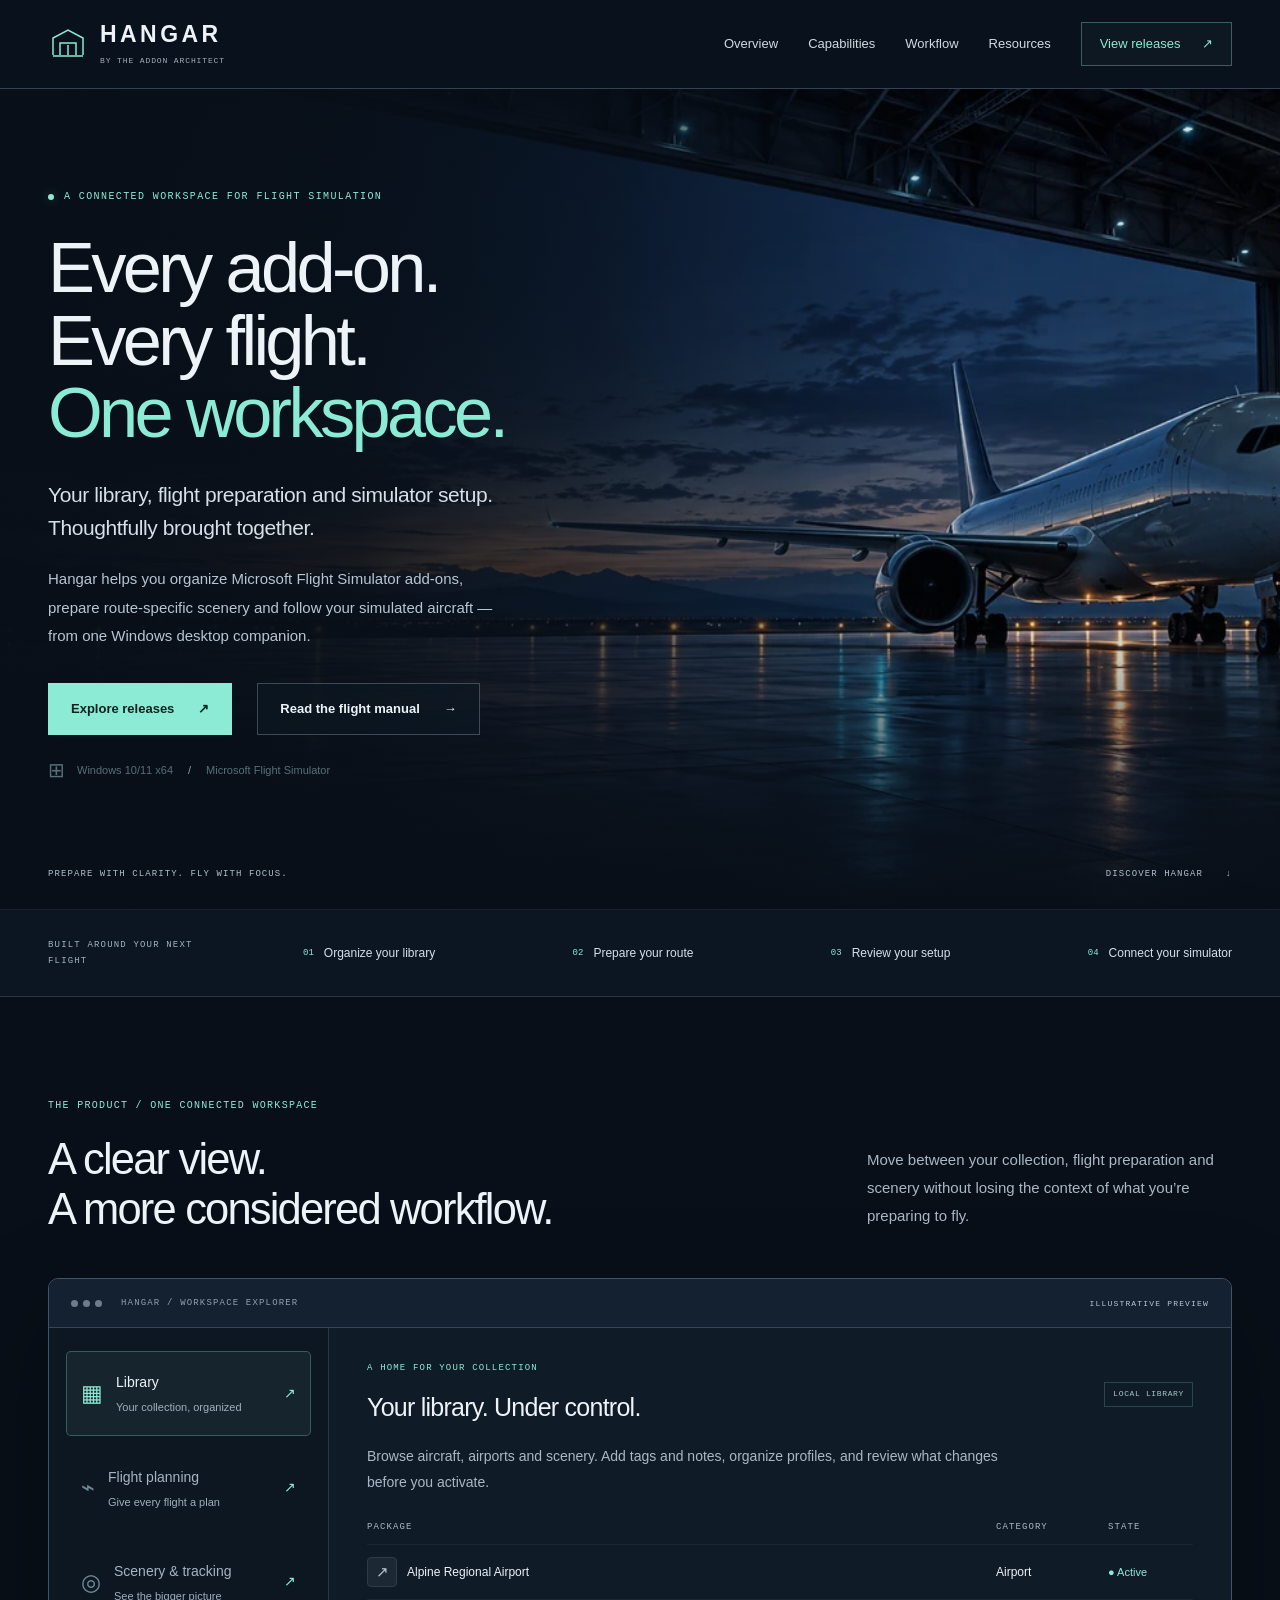
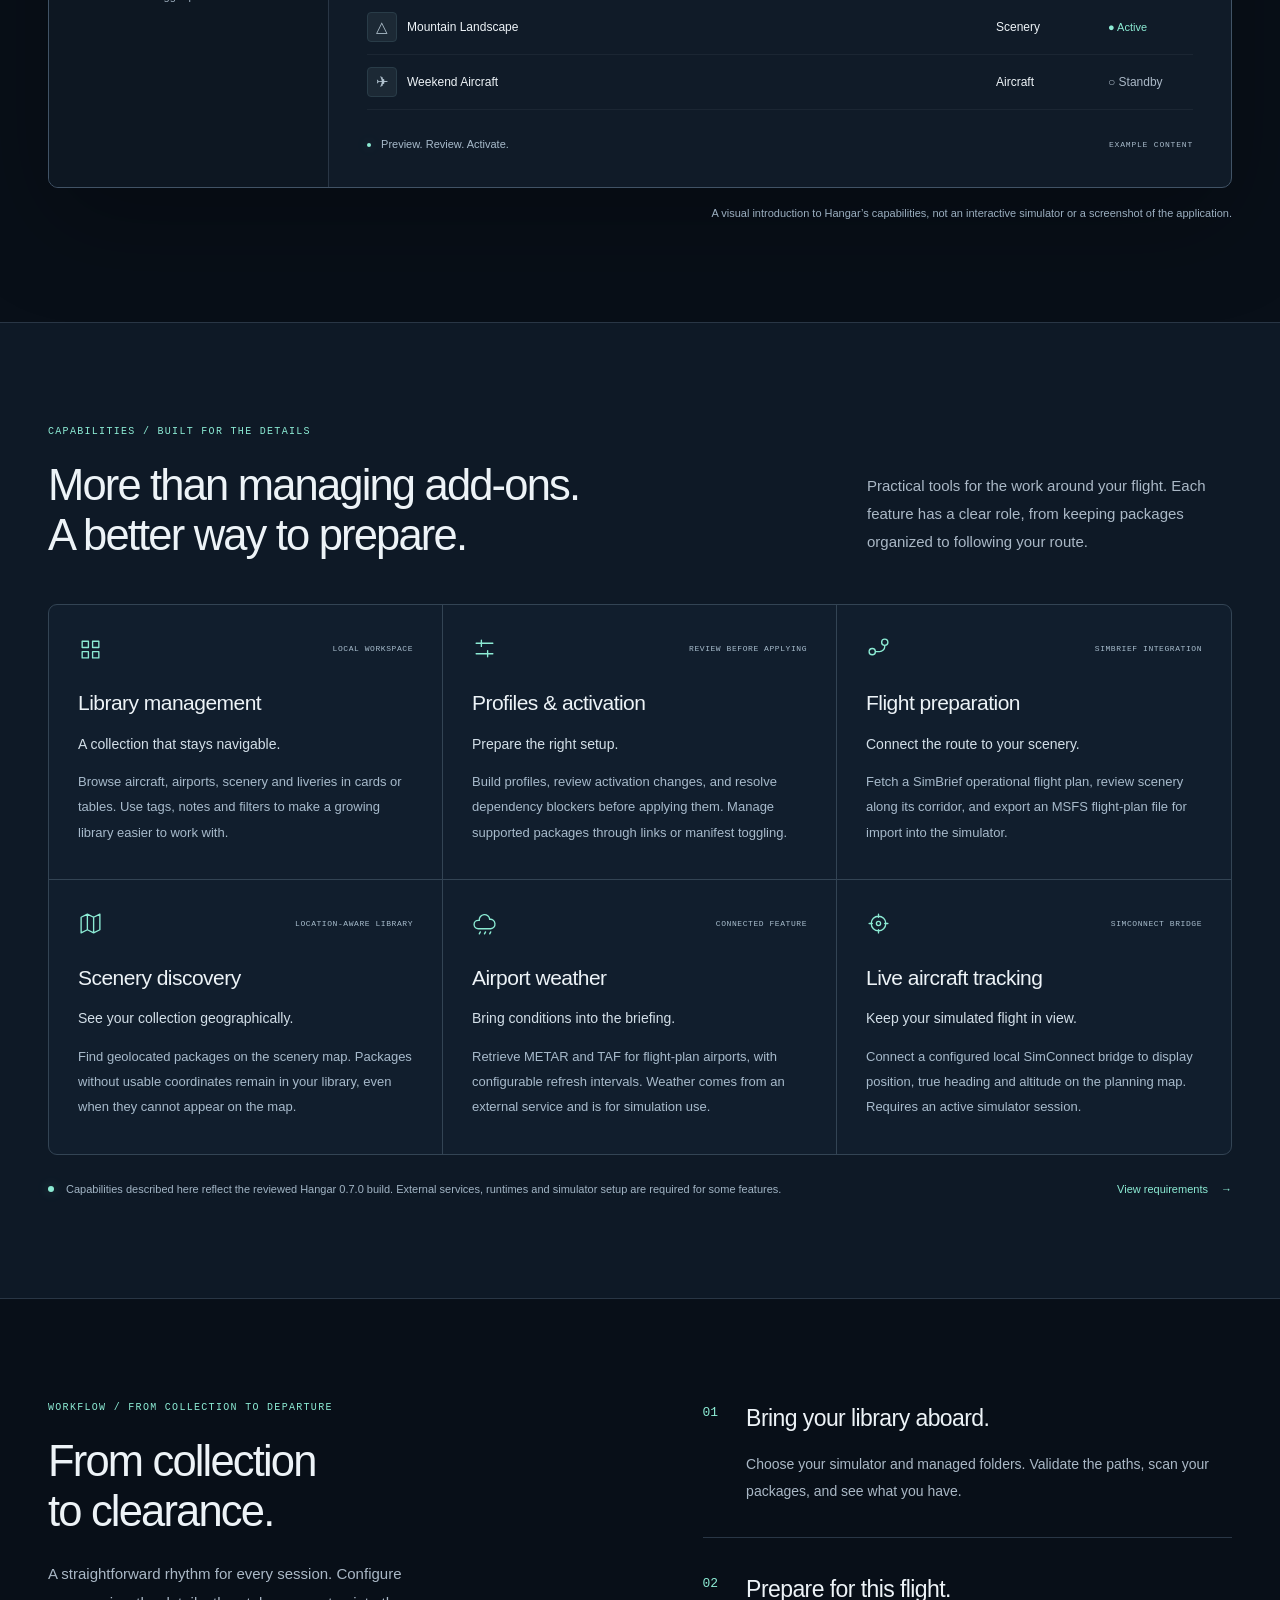
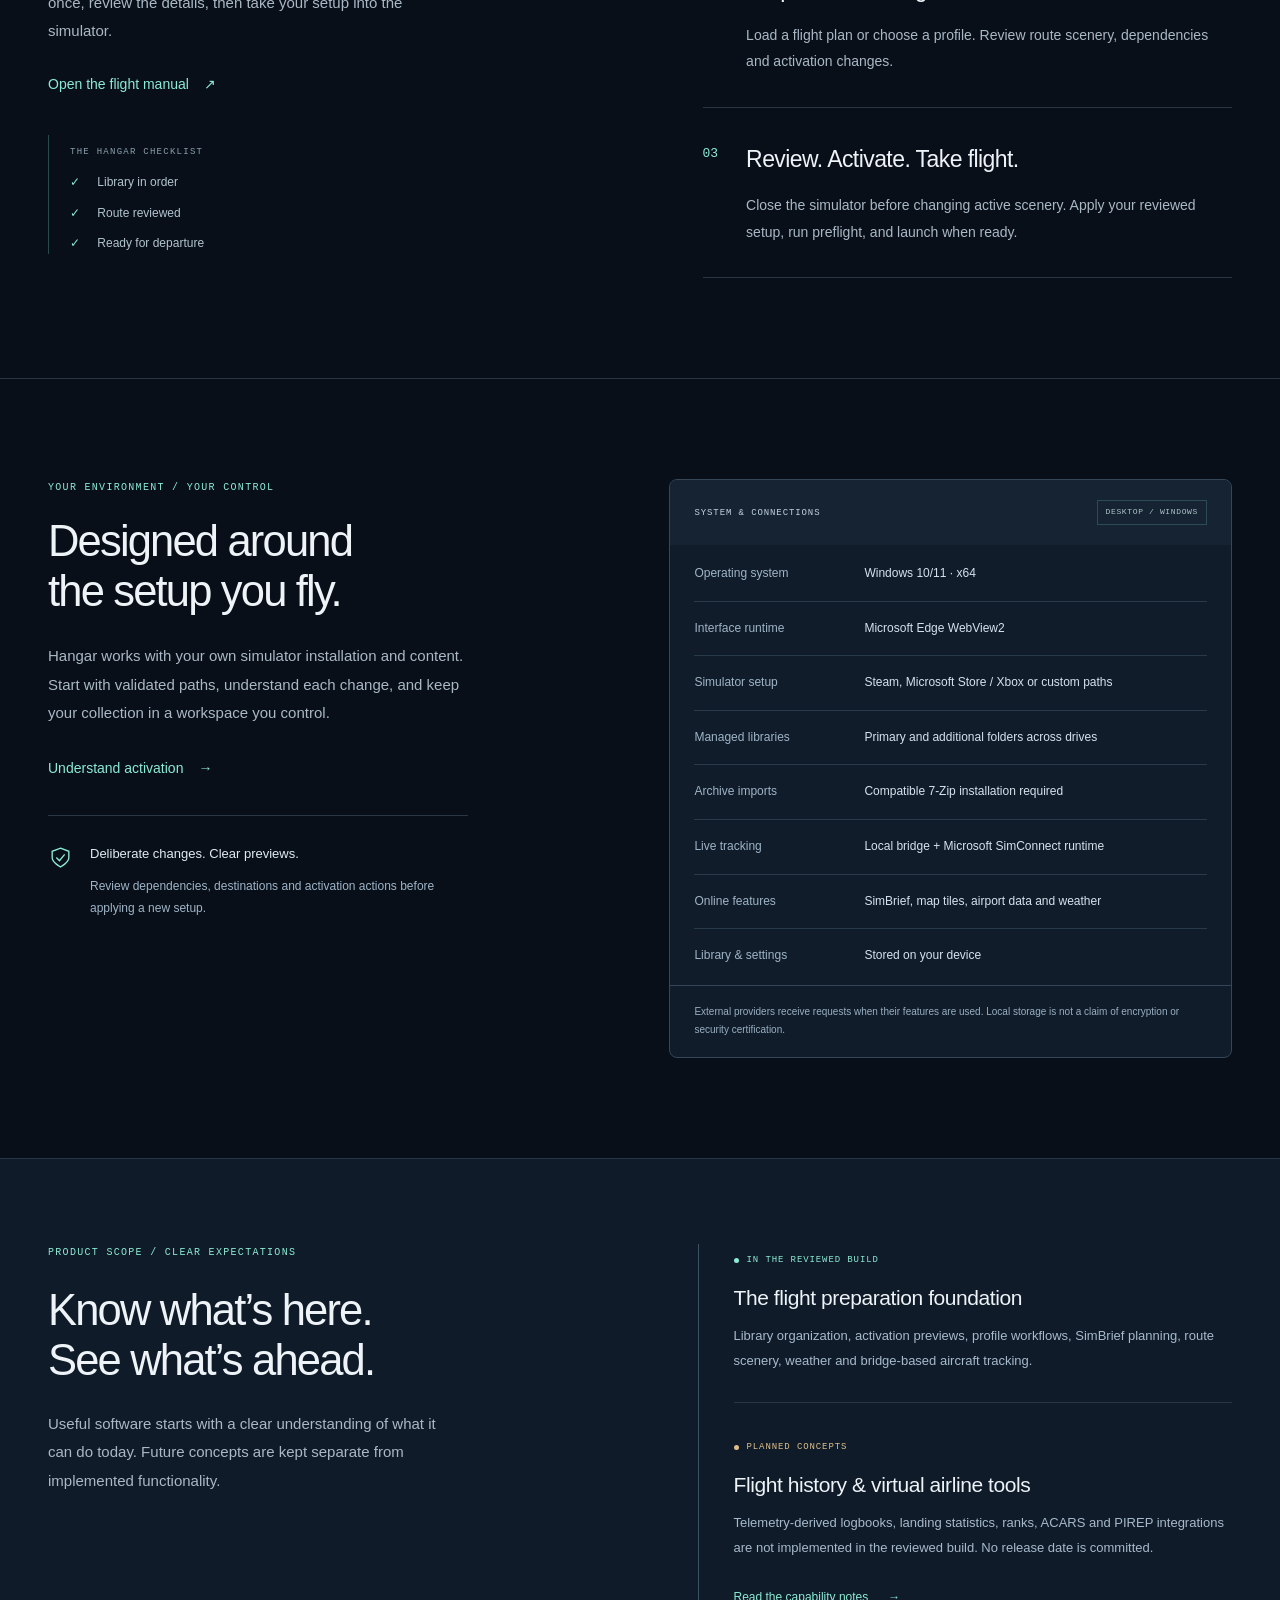
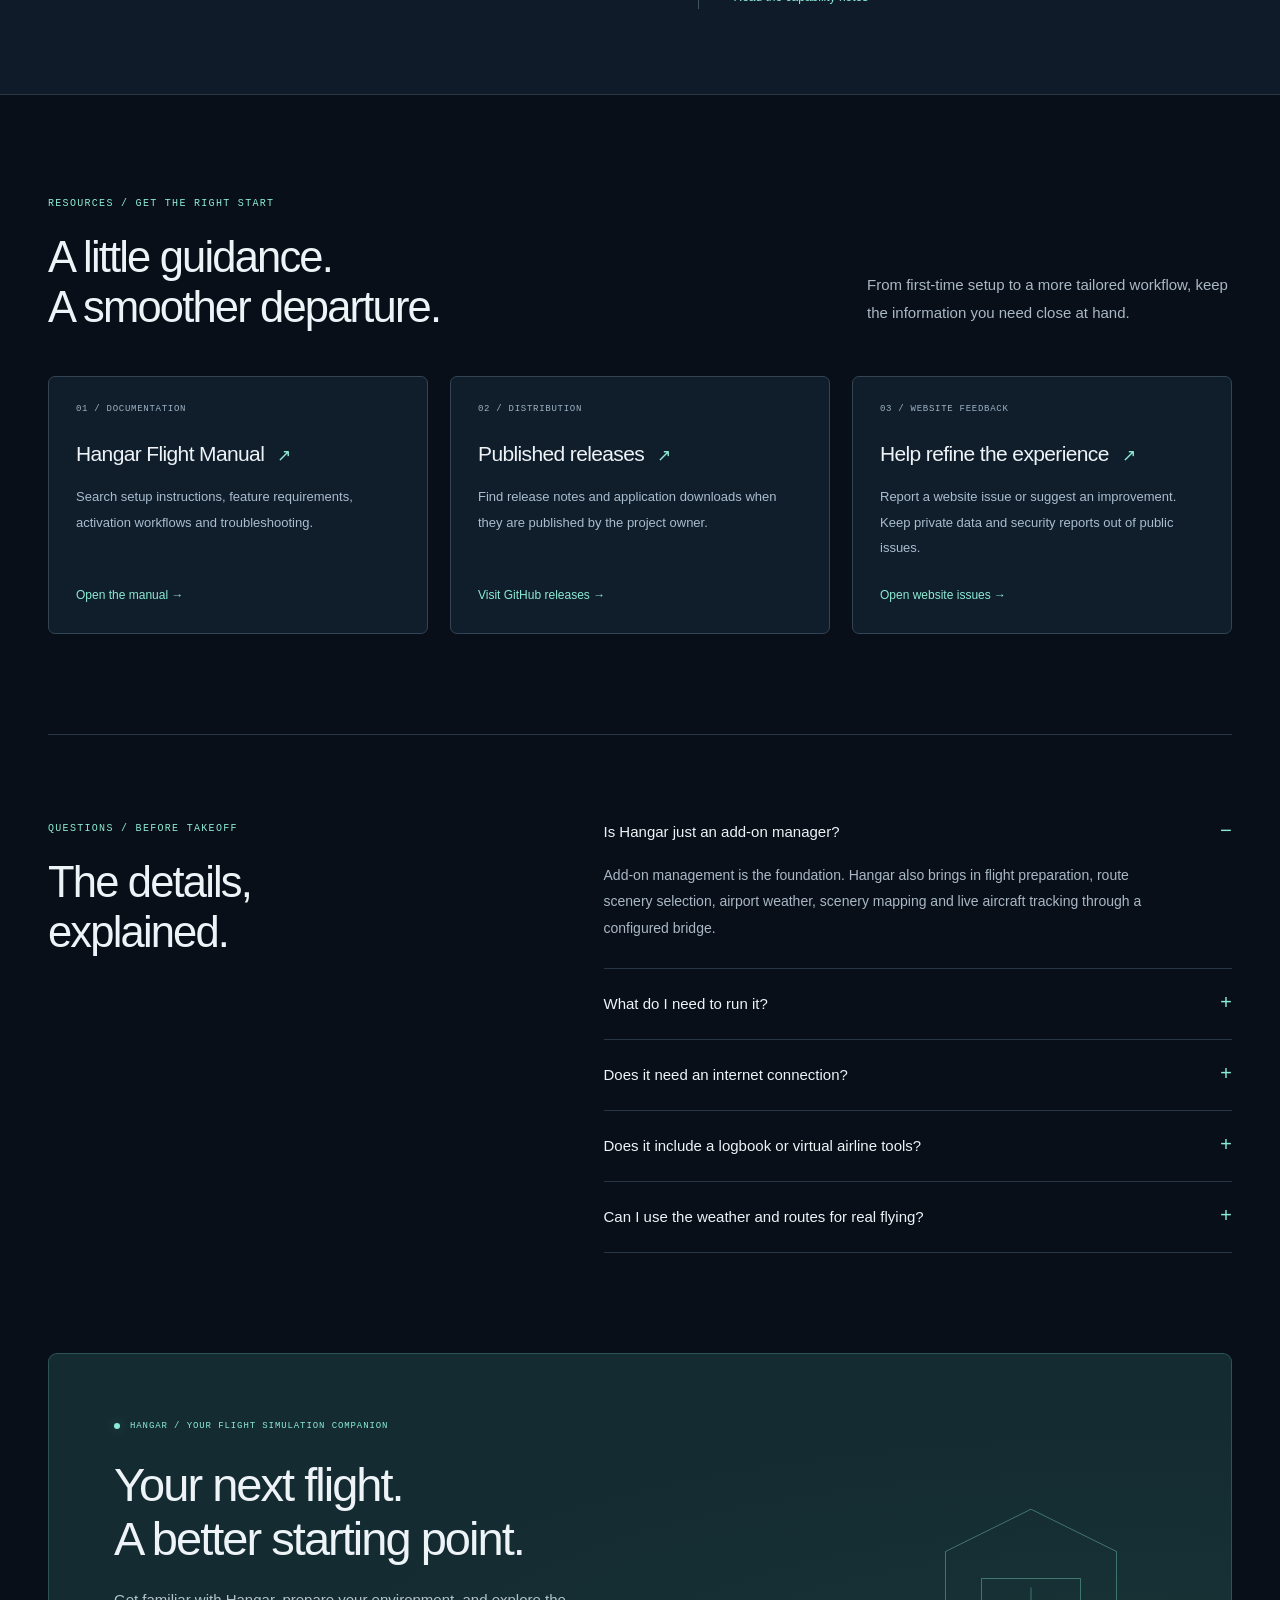
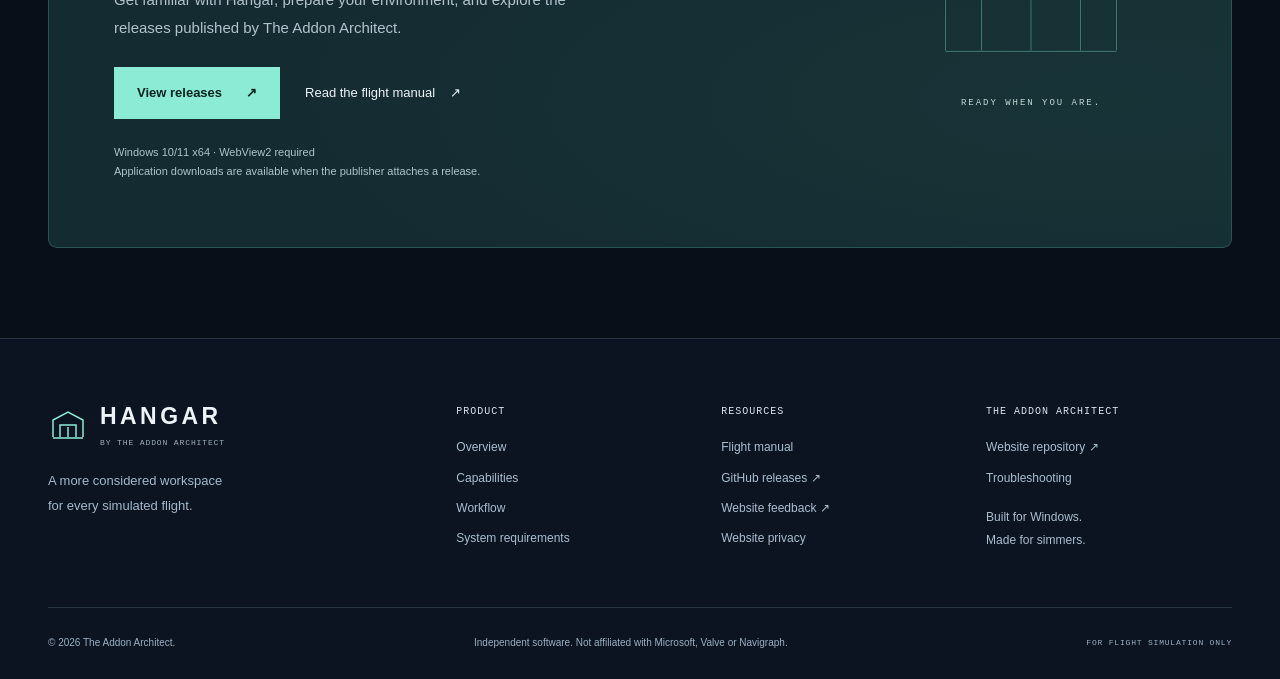
<file: docs/index.html>
<!doctype html>
<html lang="en">
<head>
<meta charset="utf-8"><meta name="viewport" content="width=device-width,initial-scale=1">
<meta name="theme-color" content="#080e17">
<title>Hangar — A workspace for every simulated flight</title>
<meta name="description" content="Bring your Microsoft Flight Simulator add-ons, scenery, flight planning and live aircraft tracking into one thoughtfully organized workspace.">
<link rel="preload" href="assets/hangar-hero.webp" as="image" fetchpriority="high">
<link rel="canonical" href="https://theaddonarchitect.github.io/">
<meta property="og:type" content="website"><meta property="og:title" content="Hangar — Every add-on. Every flight. One workspace."><meta property="og:description" content="Your library. Your route. Your next flight. A companion for Microsoft Flight Simulator."><meta property="og:url" content="https://theaddonarchitect.github.io/"><meta property="og:image" content="https://theaddonarchitect.github.io/assets/hangar-hero.png"><meta property="og:image:width" content="1280"><meta property="og:image:height" content="640">
<meta name="twitter:card" content="summary_large_image">
<link rel="icon" href="assets/favicon.svg" type="image/svg+xml"><link rel="stylesheet" href="assets/styles.css"><script defer src="assets/site.js"></script>
</head>
<body>
<a class="skip-link" href="#main">Skip to content</a>
<header class="site-header"><div class="nav-wrap">
<a href="./" class="brand" aria-label="Hangar home"><svg viewBox="0 0 40 40" aria-hidden="true"><path d="M5 31V14L20 6l15 8v17M12 31V19h16v12M20 21v10M5 32h30"/></svg><span>HANGAR<span class="brand-sub">BY THE ADDON ARCHITECT</span></span></a>
<button class="menu-toggle" aria-expanded="false" aria-controls="main-nav" hidden>Menu <span aria-hidden="true">☰</span></button>
<nav id="main-nav" aria-label="Main navigation"><a href="#workspace">Overview</a><a href="#capabilities">Capabilities</a><a href="#workflow">Workflow</a><a href="#resources">Resources</a><a href="https://github.com/TheAddonArchitect/TheAddonArchitect.github.io/releases" class="nav-cta">View releases <span aria-hidden="true">↗</span></a></nav></div></header><main id="main"><section class="hero" aria-labelledby="hero-title"><div class="hero-image" role="img" aria-label="A civilian airliner in a hangar at blue hour"></div><div class="hero-shade"></div>
<div class="container hero-content"><p class="eyebrow"><span class="status-dot"></span> A CONNECTED WORKSPACE FOR FLIGHT SIMULATION</p><h1 id="hero-title">Every add-on.<br>Every flight.<br><em>One workspace.</em></h1><p class="hero-copy">Your library, flight preparation and simulator setup.<br>Thoughtfully brought together.</p><p class="hero-detail">Hangar helps you organize Microsoft Flight Simulator add-ons, prepare route-specific scenery and follow your simulated aircraft — from one Windows desktop companion.</p><div class="actions"><a class="button button-primary" href="https://github.com/TheAddonArchitect/TheAddonArchitect.github.io/releases">Explore releases <span aria-hidden="true">↗</span></a><a class="button button-secondary" href="guide.html">Read the flight manual <span aria-hidden="true">→</span></a></div><div class="hero-platform"><span class="platform-icon" aria-hidden="true">⊞</span><span>Windows 10/11 x64</span><span class="platform-divider">/</span><span>Microsoft Flight Simulator</span></div></div>
<div class="hero-bottom container"><span>PREPARE WITH CLARITY. FLY WITH FOCUS.</span><a href="#workspace">DISCOVER HANGAR <span aria-hidden="true">↓</span></a></div></section>
<div class="capability-strip"><div class="container"><span class="strip-label">BUILT AROUND YOUR NEXT FLIGHT</span><div class="strip-items"><span><b>01</b> Organize your library</span><span><b>02</b> Prepare your route</span><span><b>03</b> Review your setup</span><span><b>04</b> Connect your simulator</span></div></div></div><section id="workspace" class="section container" aria-labelledby="workspace-title">
<div class="section-heading"><div><p class="eyebrow">THE PRODUCT / ONE CONNECTED WORKSPACE</p><h2 id="workspace-title">A clear view.<br>A more considered workflow.</h2></div><p>Move between your collection, flight preparation and scenery without losing the context of what you’re preparing to fly.</p></div>
<div class="workspace-shell"><div class="workspace-topbar"><span class="window-dots" aria-hidden="true"><i></i><i></i><i></i></span><span>HANGAR / WORKSPACE EXPLORER</span><span class="demo-label">ILLUSTRATIVE PREVIEW</span></div>
<div class="workspace-layout"><div class="workspace-tabs" role="tablist" aria-label="Explore Hangar features" aria-orientation="vertical"><button id="tab-library" role="tab" aria-selected="true" aria-controls="panel-library" tabindex="0"><span class="tab-icon" aria-hidden="true">▦</span><span>Library<small>Your collection, organized</small></span><b aria-hidden="true">↗</b></button><button id="tab-planning" role="tab" aria-selected="false" aria-controls="panel-planning" tabindex="-1"><span class="tab-icon" aria-hidden="true">⌁</span><span>Flight planning<small>Give every flight a plan</small></span><b aria-hidden="true">↗</b></button><button id="tab-scenery" role="tab" aria-selected="false" aria-controls="panel-scenery" tabindex="-1"><span class="tab-icon" aria-hidden="true">◎</span><span>Scenery & tracking<small>See the bigger picture</small></span><b aria-hidden="true">↗</b></button></div>
<div class="workspace-panels">
<div id="panel-library" class="workspace-panel" role="tabpanel" aria-labelledby="tab-library" tabindex="0"><div class="panel-heading"><div><p class="eyebrow">A HOME FOR YOUR COLLECTION</p><h3>Your library. Under control.</h3></div><span class="pill">LOCAL LIBRARY</span></div><p>Browse aircraft, airports and scenery. Add tags and notes, organize profiles, and review what changes before you activate.</p><div class="library-table" role="table" aria-label="Illustrative add-on library"><div class="library-row table-head" role="row"><span role="columnheader">PACKAGE</span><span role="columnheader">CATEGORY</span><span role="columnheader">STATE</span></div><div class="library-row" role="row"><span role="cell"><b class="package-icon" aria-hidden="true">↗</b> Alpine Regional Airport</span><span role="cell">Airport</span><span role="cell" class="state">● Active</span></div><div class="library-row" role="row"><span role="cell"><b class="package-icon" aria-hidden="true">△</b> Mountain Landscape</span><span role="cell">Scenery</span><span role="cell" class="state">● Active</span></div><div class="library-row" role="row"><span role="cell"><b class="package-icon" aria-hidden="true">✈</b> Weekend Aircraft</span><span role="cell">Aircraft</span><span role="cell" class="muted">○ Standby</span></div></div><div class="panel-foot"><span><span class="status-dot"></span> Preview. Review. Activate.</span><span>EXAMPLE CONTENT</span></div></div>
<div id="panel-planning" class="workspace-panel" role="tabpanel" aria-labelledby="tab-planning" tabindex="0" hidden><div class="panel-heading"><div><p class="eyebrow">FROM DISPATCH TO DEPARTURE</p><h3>A route with everything it needs.</h3></div><span class="pill">SIMBRIEF READY</span></div><p>Fetch your latest SimBrief flight plan, review scenery along the route, check airport weather, and export a plan for the simulator.</p><div class="route-display"><div><small>DEPARTURE</small><strong>LOWI</strong><span>Innsbruck</span></div><div class="route-line"><span aria-hidden="true">✈</span></div><div><small>ARRIVAL</small><strong>LSZH</strong><span>Zurich</span></div></div><div class="planning-checks"><span>Route scenery review</span><span>METAR & TAF</span><span>MSFS plan export</span></div><div class="panel-foot"><span>External services require a connection.</span><span>EXAMPLE ROUTE</span></div></div>
<div id="panel-scenery" class="workspace-panel" role="tabpanel" aria-labelledby="tab-scenery" tabindex="0" hidden><div class="panel-heading"><div><p class="eyebrow">PUT YOUR LIBRARY ON THE MAP</p><h3>Know what’s beneath your wings.</h3></div><span class="pill">SIMCONNECT</span></div><p>Find geolocated scenery in your collection. With a configured SimConnect bridge, follow your simulated aircraft on the flight-planning map.</p><div class="schematic-map" aria-label="Stylized illustration of a route between scenery locations"><svg viewBox="0 0 620 190" role="img" aria-label="Illustrative flight route"><defs><pattern id="grid" width="30" height="30" patternUnits="userSpaceOnUse"><path d="M30 0H0V30" fill="none" stroke="#253442" stroke-width=".5"/></pattern></defs><rect width="620" height="190" fill="url(#grid)"/><path d="M0 130 70 70 120 90 190 40 265 80 330 20 410 85 490 45 620 120M0 180 100 120 160 150 260 95 350 150 430 110 540 170 620 130" stroke="#2b4146" fill="none" stroke-width="2"/><path d="M115 125Q295 10 505 80" fill="none" stroke="#64e6c8" stroke-dasharray="5 7" stroke-width="2"/><circle cx="115" cy="125" r="6" fill="#64e6c8"/><circle cx="505" cy="80" r="6" fill="#64e6c8"/><path d="m309 55 17 10-17 5 3-7z" fill="#f0f7f8"/></svg></div><div class="panel-foot"><span>Only packages with usable coordinates appear.</span><span>ILLUSTRATION</span></div></div>
</div></div></div>
<p class="preview-caption">A visual introduction to Hangar’s capabilities, not an interactive simulator or a screenshot of the application.</p>
</section><section id="capabilities" class="section capabilities-section"><div class="container"><div class="section-heading"><div><p class="eyebrow">CAPABILITIES / BUILT FOR THE DETAILS</p><h2>More than managing add-ons.<br>A better way to prepare.</h2></div><p>Practical tools for the work around your flight. Each feature has a clear role, from keeping packages organized to following your route.</p></div><div class="capability-grid"><article class="capability-card"><div class="card-top"><svg viewBox="0 0 24 24" aria-hidden="true"><path d="M4 5h6v6H4zM14 5h6v6h-6zM4 15h6v6H4zM14 15h6v6h-6z"/></svg><span>LOCAL WORKSPACE</span></div><h3>Library management</h3><p class="card-lead">A collection that stays navigable.</p><p>Browse aircraft, airports, scenery and liveries in cards or tables. Use tags, notes and filters to make a growing library easier to work with.</p></article><article class="capability-card"><div class="card-top"><svg viewBox="0 0 24 24" aria-hidden="true"><path d="M4 7h16M4 17h16M9 4v6M15 14v6"/></svg><span>REVIEW BEFORE APPLYING</span></div><h3>Profiles & activation</h3><p class="card-lead">Prepare the right setup.</p><p>Build profiles, review activation changes, and resolve dependency blockers before applying them. Manage supported packages through links or manifest toggling.</p></article><article class="capability-card"><div class="card-top"><svg viewBox="0 0 24 24" aria-hidden="true"><path d="M6 18a3 3 0 1 0 0-6 3 3 0 0 0 0 6ZM18 9a3 3 0 1 0 0-6 3 3 0 0 0 0 6ZM9 15h4a5 5 0 0 0 5-5V9"/></svg><span>SIMBRIEF INTEGRATION</span></div><h3>Flight preparation</h3><p class="card-lead">Connect the route to your scenery.</p><p>Fetch a SimBrief operational flight plan, review scenery along its corridor, and export an MSFS flight-plan file for import into the simulator.</p></article><article class="capability-card"><div class="card-top"><svg viewBox="0 0 24 24" aria-hidden="true"><path d="m3 6 6-3 6 3 6-3v15l-6 3-6-3-6 3V6ZM9 3v15M15 6v15"/></svg><span>LOCATION-AWARE LIBRARY</span></div><h3>Scenery discovery</h3><p class="card-lead">See your collection geographically.</p><p>Find geolocated packages on the scenery map. Packages without usable coordinates remain in your library, even when they cannot appear on the map.</p></article><article class="capability-card"><div class="card-top"><svg viewBox="0 0 24 24" aria-hidden="true"><path d="M6 17a4 4 0 0 1 0-8h1a5 5 0 0 1 10-1 4 4 0 1 1 1 9H6ZM8 20l-1 2M13 20l-1 2M18 20l-1 2"/></svg><span>CONNECTED FEATURE</span></div><h3>Airport weather</h3><p class="card-lead">Bring conditions into the briefing.</p><p>Retrieve METAR and TAF for flight-plan airports, with configurable refresh intervals. Weather comes from an external service and is for simulation use.</p></article><article class="capability-card"><div class="card-top"><svg viewBox="0 0 24 24" aria-hidden="true"><path d="M12 3v3M12 18v3M3 12h3M18 12h3M19 12a7 7 0 1 1-14 0 7 7 0 0 1 14 0ZM14 12a2 2 0 1 1-4 0 2 2 0 0 1 4 0Z"/></svg><span>SIMCONNECT BRIDGE</span></div><h3>Live aircraft tracking</h3><p class="card-lead">Keep your simulated flight in view.</p><p>Connect a configured local SimConnect bridge to display position, true heading and altitude on the planning map. Requires an active simulator session.</p></article></div><div class="capability-footnote"><span class="status-dot"></span><p>Capabilities described here reflect the reviewed Hangar 0.7.0 build. External services, runtimes and simulator setup are required for some features.</p><a href="guide.html">View requirements <span aria-hidden="true">→</span></a></div></div></section><section id="workflow" class="workflow-section"><div class="container workflow-layout"><div class="workflow-intro"><p class="eyebrow">WORKFLOW / FROM COLLECTION TO DEPARTURE</p><h2>From collection<br>to clearance.</h2><p>A straightforward rhythm for every session. Configure once, review the details, then take your setup into the simulator.</p><a href="guide.html" class="text-link">Open the flight manual <span aria-hidden="true">↗</span></a><div class="flight-card"><span>THE HANGAR CHECKLIST</span><p><i aria-hidden="true">✓</i> Library in order</p><p><i aria-hidden="true">✓</i> Route reviewed</p><p><i aria-hidden="true">✓</i> Ready for departure</p></div></div><ol class="workflow-steps"><li><span>01</span><div><h3>Bring your library aboard.</h3><p>Choose your simulator and managed folders. Validate the paths, scan your packages, and see what you have.</p></div></li><li><span>02</span><div><h3>Prepare for this flight.</h3><p>Load a flight plan or choose a profile. Review route scenery, dependencies and activation changes.</p></div></li><li><span>03</span><div><h3>Review. Activate. Take flight.</h3><p>Close the simulator before changing active scenery. Apply your reviewed setup, run preflight, and launch when ready.</p></div></li></ol></div></section>
<section id="environment" class="section container environment-section"><div class="environment-intro"><p class="eyebrow">YOUR ENVIRONMENT / YOUR CONTROL</p><h2>Designed around<br>the setup you fly.</h2><p>Hangar works with your own simulator installation and content. Start with validated paths, understand each change, and keep your collection in a workspace you control.</p><a class="text-link" href="guide.html#activation">Understand activation <span aria-hidden="true">→</span></a><div class="principle-note"><svg viewBox="0 0 24 24" aria-hidden="true"><path d="m12 3 8 3v6c0 5-8 9-8 9s-8-4-8-9V6l8-3ZM8 12l3 3 5-6"/></svg><p><strong>Deliberate changes. Clear previews.</strong>Review dependencies, destinations and activation actions before applying a new setup.</p></div></div><div class="spec-panel"><div class="spec-panel-heading"><span>SYSTEM & CONNECTIONS</span><span class="pill">DESKTOP / WINDOWS</span></div><dl><div><dt>Operating system</dt><dd>Windows 10/11 · x64</dd></div><div><dt>Interface runtime</dt><dd>Microsoft Edge WebView2</dd></div><div><dt>Simulator setup</dt><dd>Steam, Microsoft Store / Xbox or custom paths</dd></div><div><dt>Managed libraries</dt><dd>Primary and additional folders across drives</dd></div><div><dt>Archive imports</dt><dd>Compatible 7-Zip installation required</dd></div><div><dt>Live tracking</dt><dd>Local bridge + Microsoft SimConnect runtime</dd></div><div><dt>Online features</dt><dd>SimBrief, map tiles, airport data and weather</dd></div><div><dt>Library & settings</dt><dd>Stored on your device</dd></div></dl><p>External providers receive requests when their features are used. Local storage is not a claim of encryption or security certification.</p></div></section><section class="development-section"><div class="container development-layout"><div><p class="eyebrow">PRODUCT SCOPE / CLEAR EXPECTATIONS</p><h2>Know what’s here.<br>See what’s ahead.</h2><p>Useful software starts with a clear understanding of what it can do today. Future concepts are kept separate from implemented functionality.</p></div><div class="release-scope"><div><span class="scope-label current">IN THE REVIEWED BUILD</span><h3>The flight preparation foundation</h3><p>Library organization, activation previews, profile workflows, SimBrief planning, route scenery, weather and bridge-based aircraft tracking.</p></div><div><span class="scope-label planned">PLANNED CONCEPTS</span><h3>Flight history & virtual airline tools</h3><p>Telemetry-derived logbooks, landing statistics, ranks, ACARS and PIREP integrations are not implemented in the reviewed build. No release date is committed.</p></div><a href="guide.html#logbook">Read the capability notes <span aria-hidden="true">→</span></a></div></div></section><section id="resources" class="section container resources-section"><div class="section-heading"><div><p class="eyebrow">RESOURCES / GET THE RIGHT START</p><h2>A little guidance.<br>A smoother departure.</h2></div><p>From first-time setup to a more tailored workflow, keep the information you need close at hand.</p></div><div class="resource-grid"><a class="resource-card" href="guide.html"><span>01 / DOCUMENTATION</span><h3>Hangar Flight Manual <b aria-hidden="true">↗</b></h3><p>Search setup instructions, feature requirements, activation workflows and troubleshooting.</p><span class="resource-link">Open the manual →</span></a><a class="resource-card" href="https://github.com/TheAddonArchitect/TheAddonArchitect.github.io/releases"><span>02 / DISTRIBUTION</span><h3>Published releases <b aria-hidden="true">↗</b></h3><p>Find release notes and application downloads when they are published by the project owner.</p><span class="resource-link">Visit GitHub releases →</span></a><a class="resource-card" href="https://github.com/TheAddonArchitect/TheAddonArchitect.github.io/issues"><span>03 / WEBSITE FEEDBACK</span><h3>Help refine the experience <b aria-hidden="true">↗</b></h3><p>Report a website issue or suggest an improvement. Keep private data and security reports out of public issues.</p><span class="resource-link">Open website issues →</span></a></div></section><section class="section container faq-section" id="questions"><div><p class="eyebrow">QUESTIONS / BEFORE TAKEOFF</p><h2>The details,<br>explained.</h2></div><div class="faq-list"><details open><summary>Is Hangar just an add-on manager?</summary><p>Add-on management is the foundation. Hangar also brings in flight preparation, route scenery selection, airport weather, scenery mapping and live aircraft tracking through a configured bridge.</p></details><details><summary>What do I need to run it?</summary><p>The current desktop build targets Windows 10/11 x64 with Microsoft Edge WebView2. You’ll need your own supported Microsoft Flight Simulator installation and add-ons. Archive imports need a compatible 7-Zip installation; live tracking needs the Microsoft SimConnect runtime configured as described in the manual.</p></details><details><summary>Does it need an internet connection?</summary><p>Your library and settings are processed locally. SimBrief flight plans, map tiles, weather and airport dataset downloads require network access and are subject to the providers’ availability and terms.</p></details><details><summary>Does it include a logbook or virtual airline tools?</summary><p>Flight history, landing statistics and virtual airline/ACARS integrations are planned concepts. They are not implemented in the reviewed 0.7.0 build. Current features and setup requirements are distinguished in the flight manual.</p></details><details><summary>Can I use the weather and routes for real flying?</summary><p>No. Hangar is for flight simulation and entertainment. Its routes, maps, weather and telemetry are not certified for real-world navigation, dispatch or safety-critical decisions.</p></details></div></section>
<section id="get-hangar" class="container download-section"><div class="download-glow" aria-hidden="true"></div><div><p class="eyebrow"><span class="status-dot"></span> HANGAR / YOUR FLIGHT SIMULATION COMPANION</p><h2>Your next flight.<br>A better starting point.</h2><p>Get familiar with Hangar, prepare your environment, and explore the releases published by The Addon Architect.</p><div class="actions"><a class="button button-primary" href="https://github.com/TheAddonArchitect/TheAddonArchitect.github.io/releases">View releases <span aria-hidden="true">↗</span></a><a href="guide.html" class="text-link">Read the flight manual <span aria-hidden="true">↗</span></a></div><p class="download-note">Windows 10/11 x64 · WebView2 required<br>Application downloads are available when the publisher attaches a release.</p></div><div class="hangar-mark" aria-hidden="true"><svg viewBox="0 0 240 200"><path d="M25 175V65L120 18l95 47v110M65 175V95h110v80M120 105v70M25 176h190"/></svg><span>READY WHEN YOU ARE.</span></div></section>
</main><footer class="site-footer"><div class="container"><div class="footer-top"><div class="footer-brand"><a href="./" class="brand"><svg viewBox="0 0 40 40" aria-hidden="true"><path d="M5 31V14L20 6l15 8v17M12 31V19h16v12M20 21v10M5 32h30"/></svg><span>HANGAR<span class="brand-sub">BY THE ADDON ARCHITECT</span></span></a><p>A more considered workspace<br>for every simulated flight.</p></div><div class="footer-column"><h2>Product</h2><a href="./#workspace">Overview</a><a href="./#capabilities">Capabilities</a><a href="./#workflow">Workflow</a><a href="./#environment">System requirements</a></div><div class="footer-column"><h2>Resources</h2><a href="guide.html">Flight manual</a><a href="https://github.com/TheAddonArchitect/TheAddonArchitect.github.io/releases">GitHub releases ↗</a><a href="https://github.com/TheAddonArchitect/TheAddonArchitect.github.io/issues">Website feedback ↗</a><a href="site-privacy.html">Website privacy</a></div><div class="footer-column"><h2>The Addon Architect</h2><a href="https://github.com/TheAddonArchitect/TheAddonArchitect.github.io">Website repository ↗</a><a href="guide.html#troubleshooting">Troubleshooting</a><span>Built for Windows.<br>Made for simmers.</span></div></div><div class="footer-bottom"><span>© <span data-year>2026</span> The Addon Architect.</span><span>Independent software. Not affiliated with Microsoft, Valve or Navigraph.</span><span>FOR FLIGHT SIMULATION ONLY</span></div></div></footer></body></html>
</file>
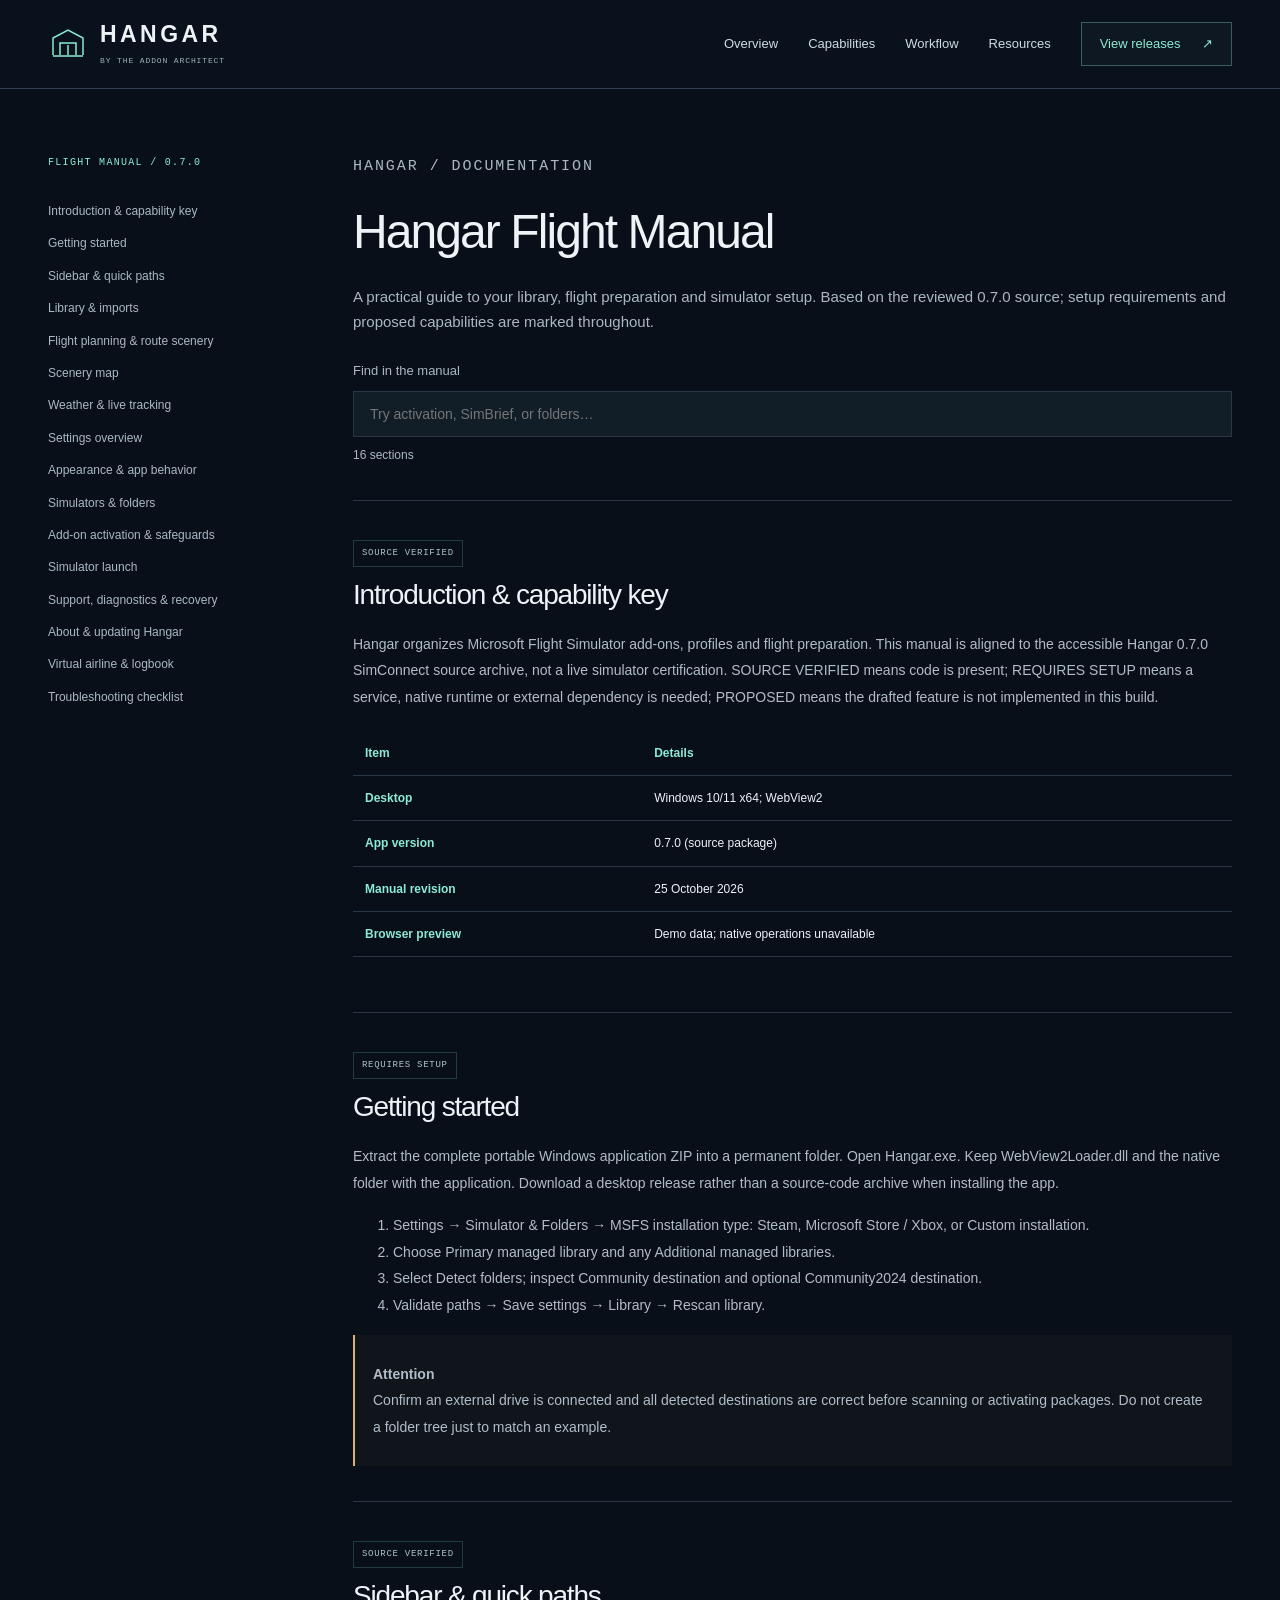
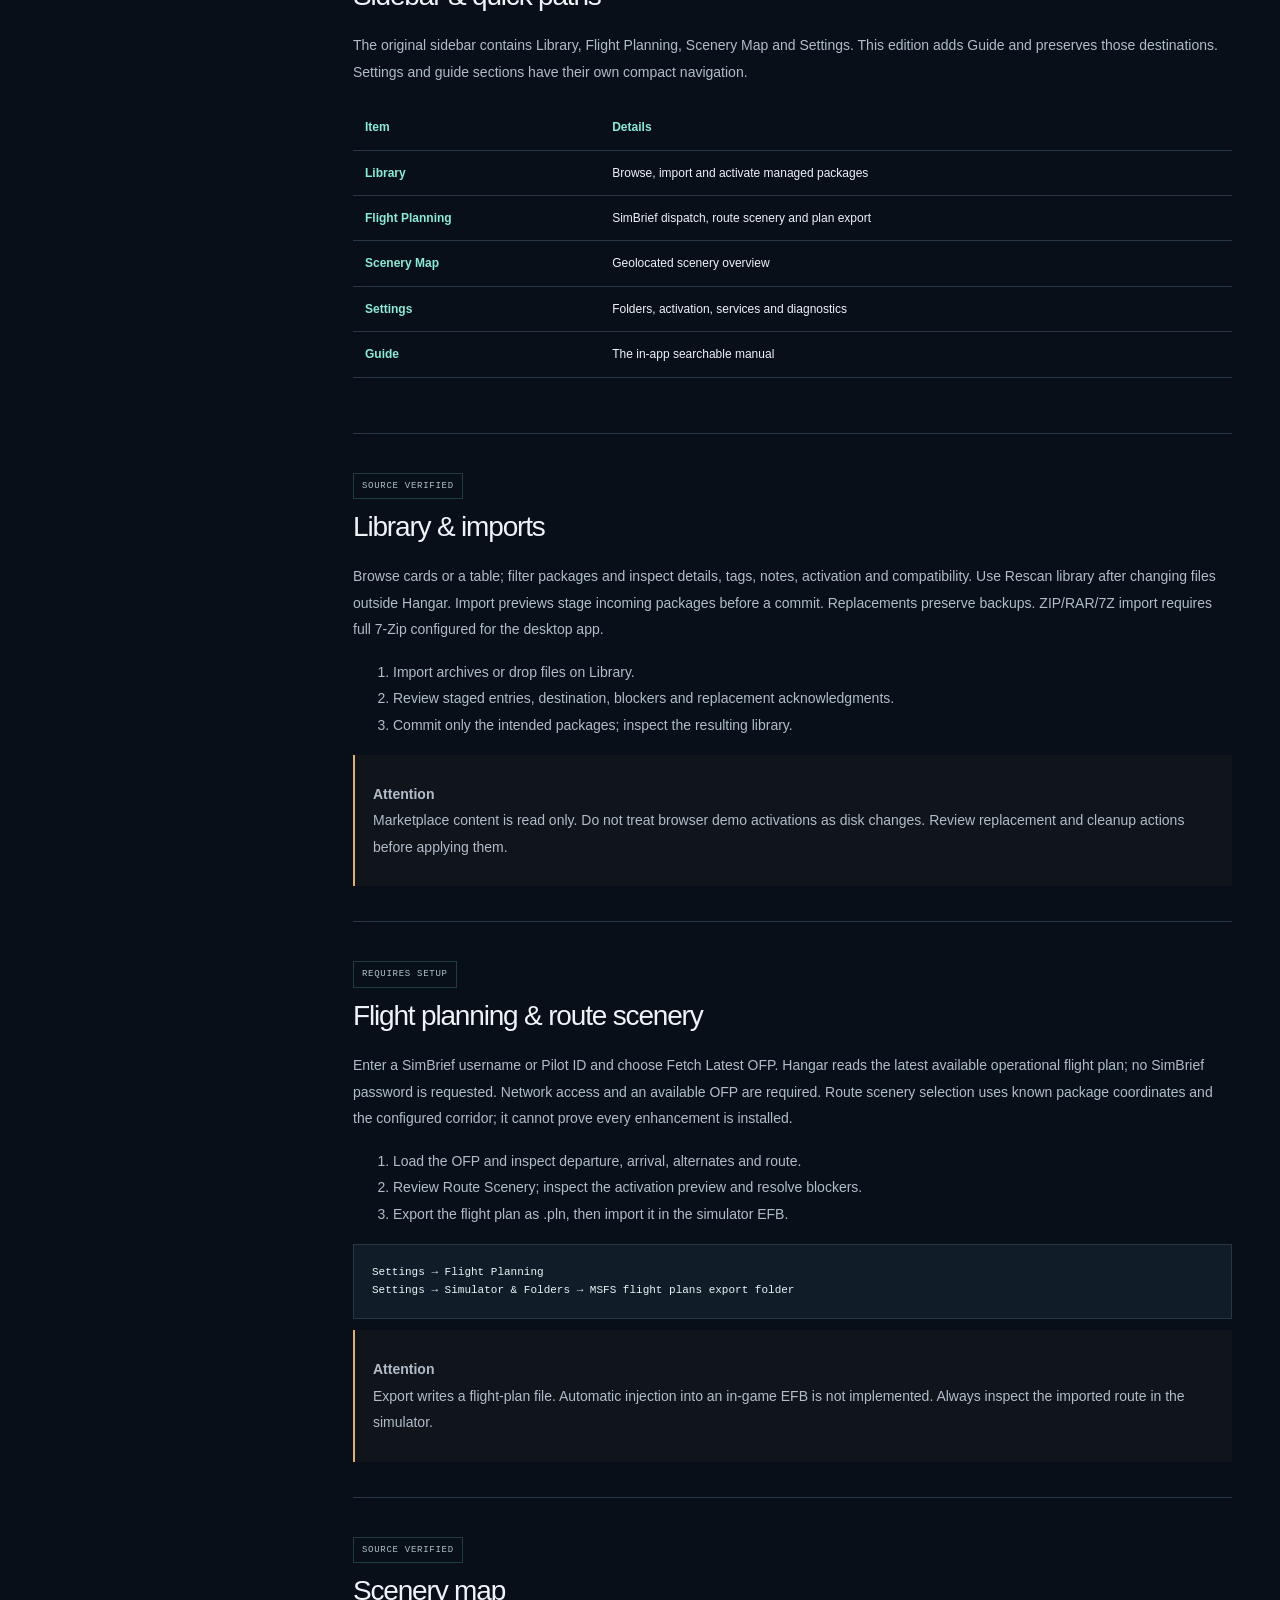
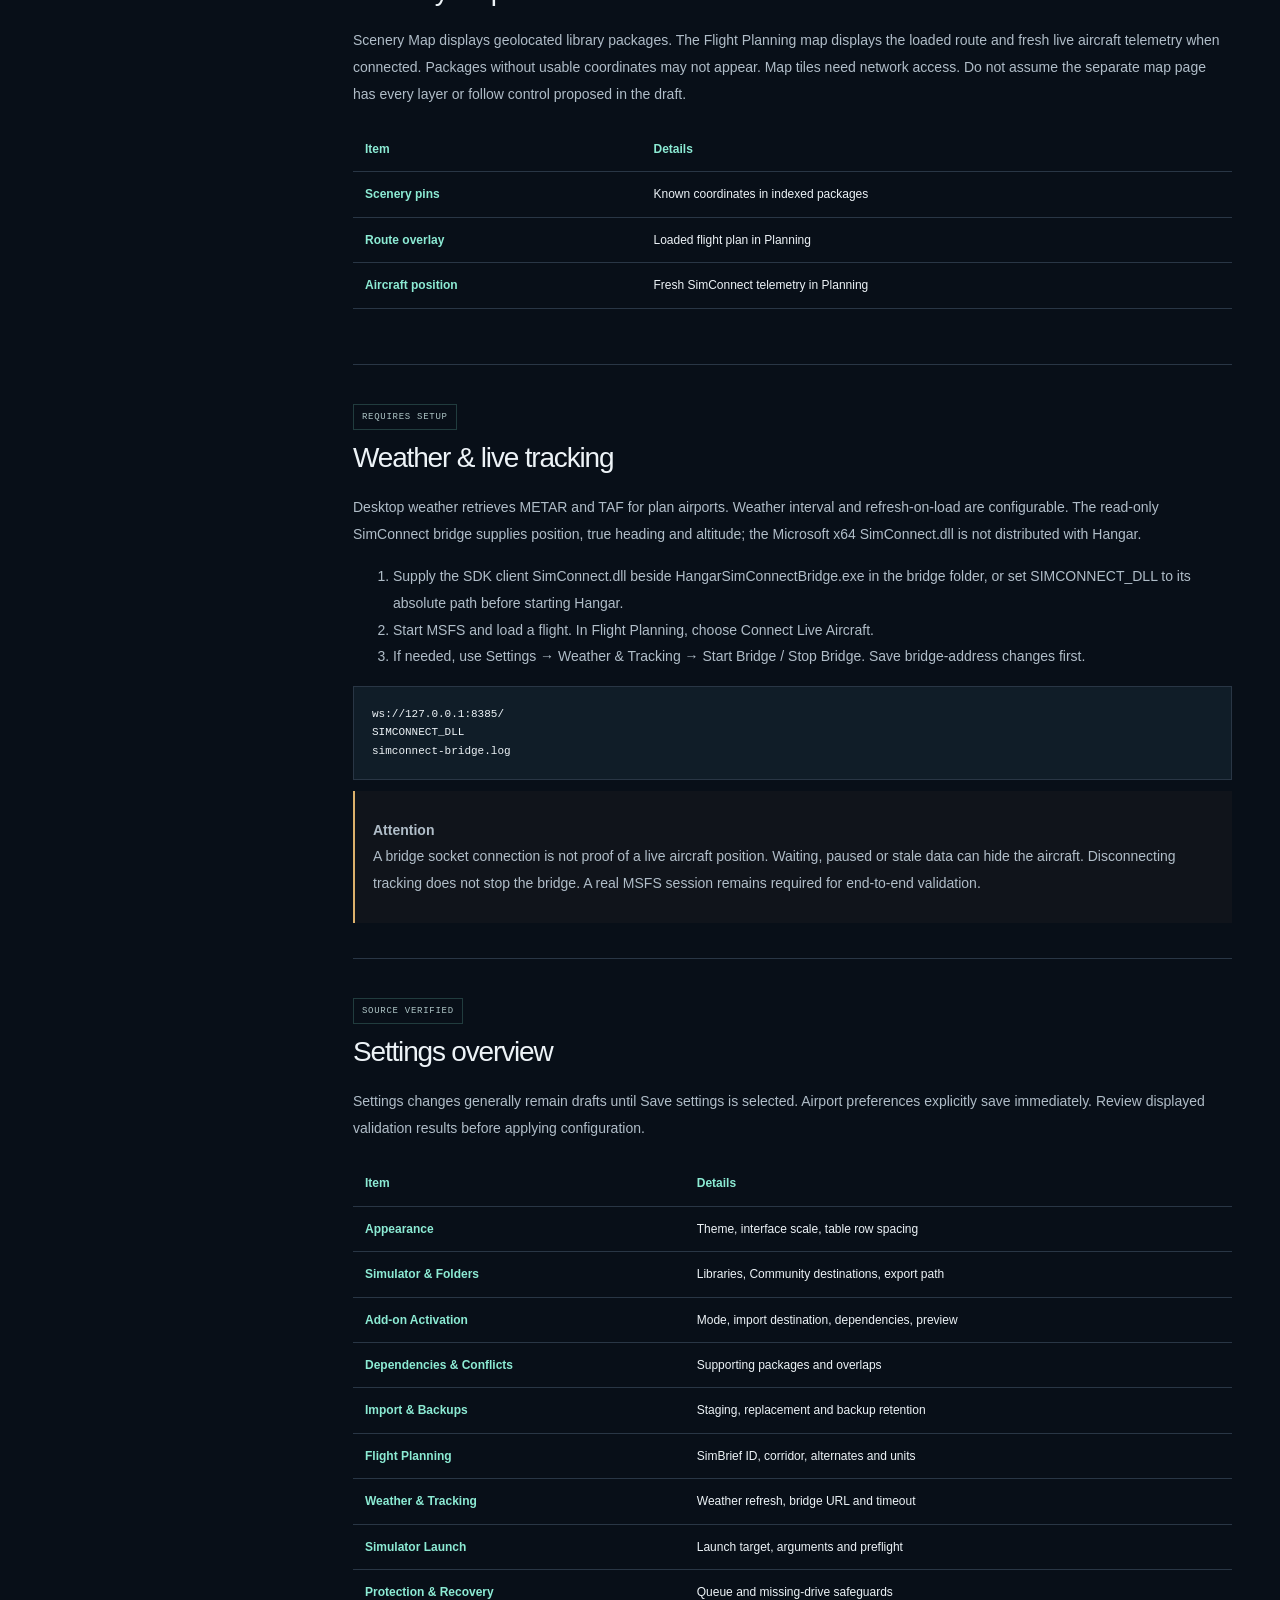
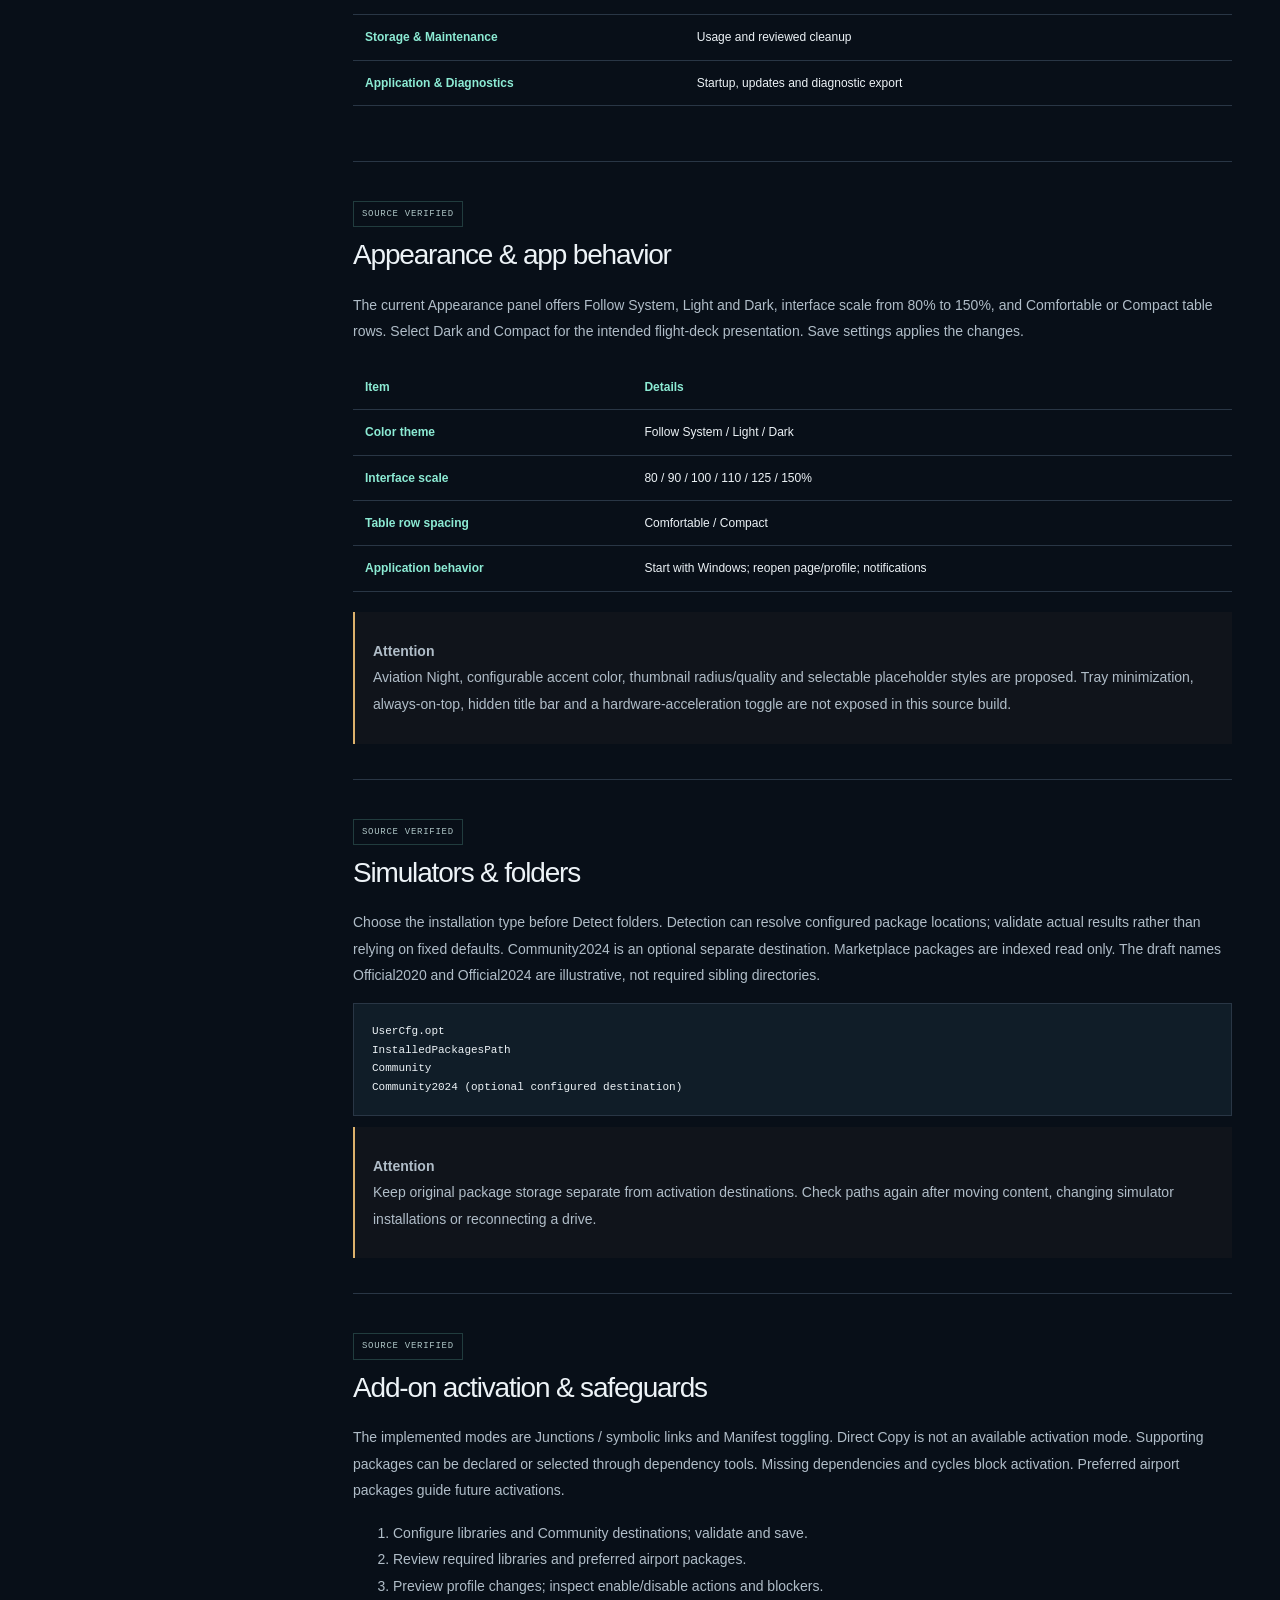
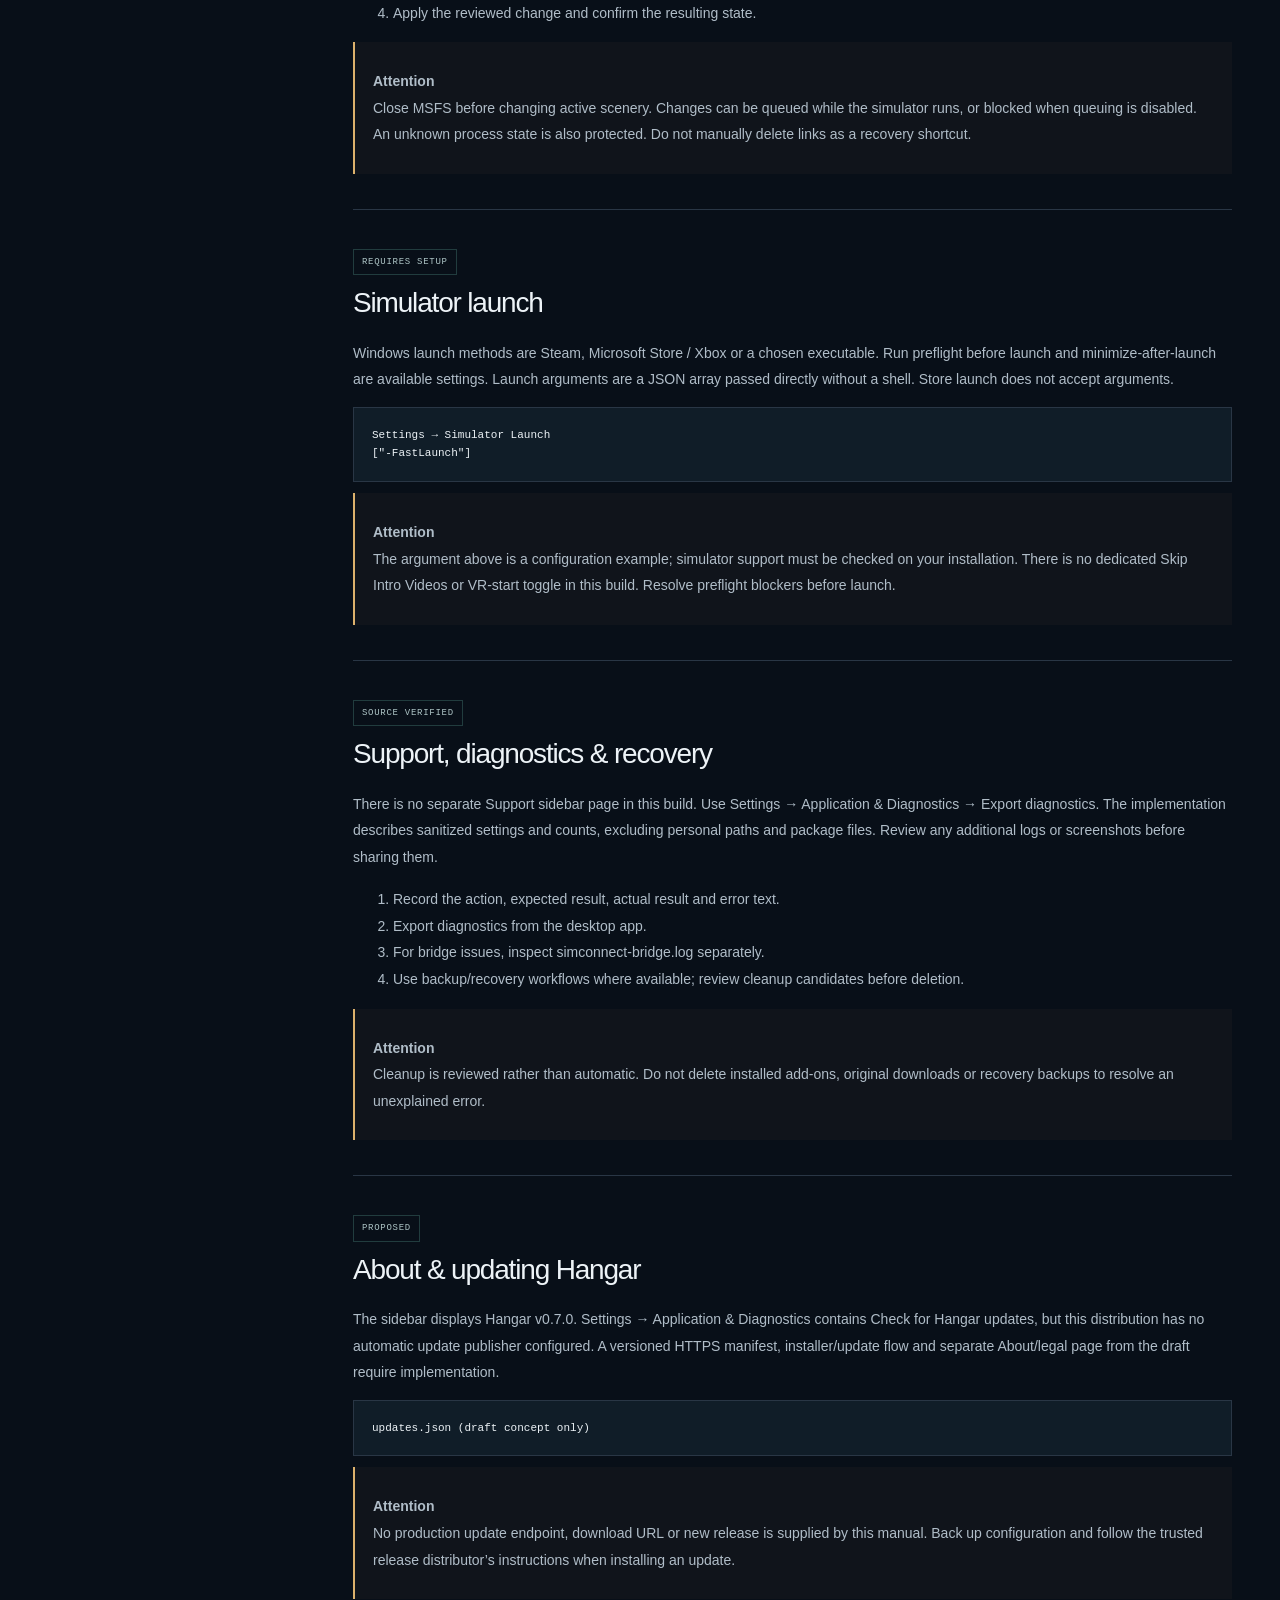
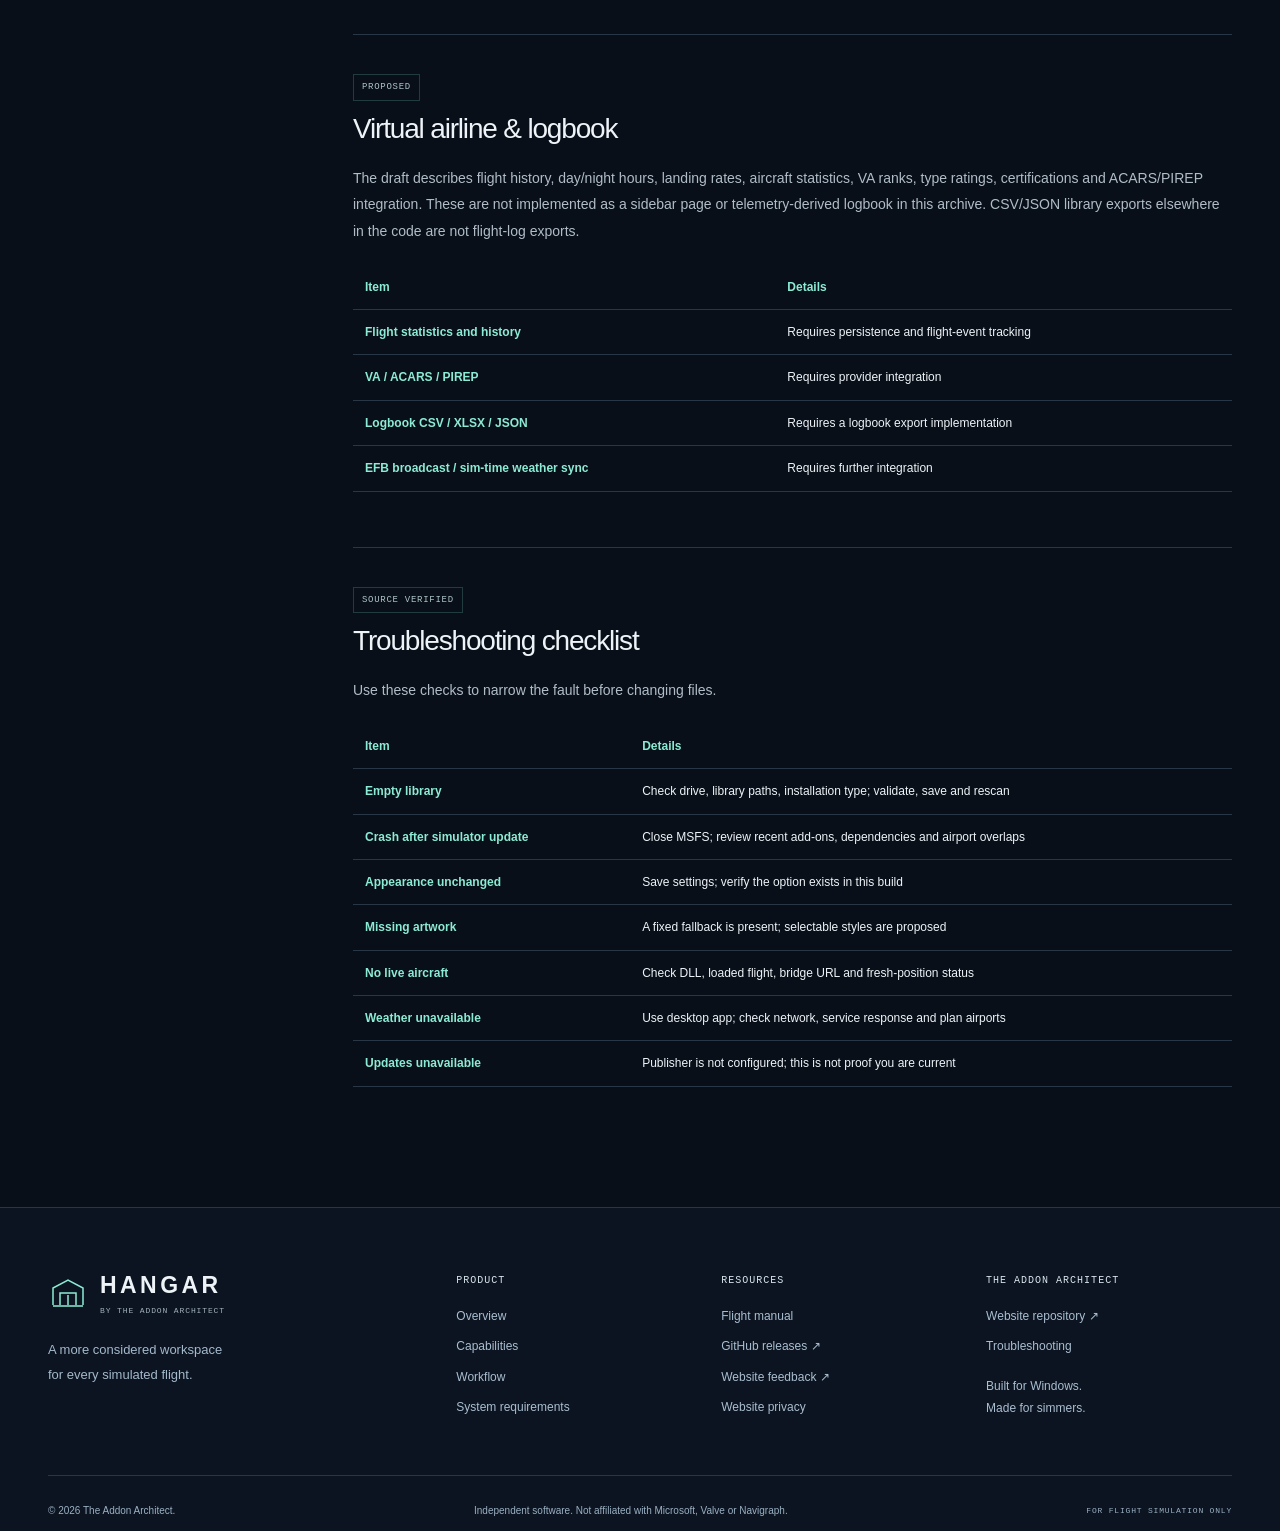
<file: docs/guide.html>
<!doctype html><html lang="en"><head><meta charset="utf-8"><meta name="viewport" content="width=device-width,initial-scale=1"><meta name="theme-color" content="#080e17"><title>Flight Manual — Hangar</title><meta name="description" content="Configure Hangar, manage your add-ons, prepare routes, and set up the SimConnect bridge."><link rel="icon" href="assets/favicon.svg" type="image/svg+xml"><link rel="stylesheet" href="assets/styles.css"><script defer src="assets/site.js"></script></head><body><a class="skip-link" href="#main">Skip to content</a><div class="article-header"><header class="site-header"><div class="nav-wrap">
<a href="./" class="brand" aria-label="Hangar home"><svg viewBox="0 0 40 40" aria-hidden="true"><path d="M5 31V14L20 6l15 8v17M12 31V19h16v12M20 21v10M5 32h30"/></svg><span>HANGAR<span class="brand-sub">BY THE ADDON ARCHITECT</span></span></a>
<button class="menu-toggle" aria-expanded="false" aria-controls="main-nav" hidden>Menu <span aria-hidden="true">☰</span></button>
<nav id="main-nav" aria-label="Main navigation"><a href="./#workspace">Overview</a><a href="./#capabilities">Capabilities</a><a href="./#workflow">Workflow</a><a href="./#resources">Resources</a><a href="https://github.com/TheAddonArchitect/TheAddonArchitect.github.io/releases" class="nav-cta">View releases <span aria-hidden="true">↗</span></a></nav></div></header>
</div><main id="main" class="container article-layout"><nav class="manual-nav" aria-label="Manual sections"><p class="eyebrow">FLIGHT MANUAL / 0.7.0</p><a href="#scope">Introduction &amp; capability key</a><a href="#start">Getting started</a><a href="#navigation">Sidebar &amp; quick paths</a><a href="#library">Library &amp; imports</a><a href="#planning">Flight planning &amp; route scenery</a><a href="#map">Scenery map</a><a href="#tracking">Weather &amp; live tracking</a><a href="#settings">Settings overview</a><a href="#appearance">Appearance &amp; app behavior</a><a href="#folders">Simulators &amp; folders</a><a href="#activation">Add-on activation &amp; safeguards</a><a href="#launch">Simulator launch</a><a href="#support">Support, diagnostics &amp; recovery</a><a href="#updates">About &amp; updating Hangar</a><a href="#logbook">Virtual airline &amp; logbook</a><a href="#troubleshooting">Troubleshooting checklist</a></nav><article class="manual-content"><p class="eyebrow">HANGAR / DOCUMENTATION</p><h1>Hangar Flight Manual</h1><p>A practical guide to your library, flight preparation and simulator setup. Based on the reviewed 0.7.0 source; setup requirements and proposed capabilities are marked throughout.</p><div class="manual-search"><label for="manual-search">Find in the manual</label><input type="search" id="manual-search" placeholder="Try activation, SimBrief, or folders…"><p id="manual-results" role="status" aria-live="polite">16 sections</p></div><section id="scope"><span class="pill">SOURCE VERIFIED</span><h2>Introduction &amp; capability key</h2><p>Hangar organizes Microsoft Flight Simulator add-ons, profiles and flight preparation. This manual is aligned to the accessible Hangar 0.7.0 SimConnect source archive, not a live simulator certification. SOURCE VERIFIED means code is present; REQUIRES SETUP means a service, native runtime or external dependency is needed; PROPOSED means the drafted feature is not implemented in this build.</p><table><caption class="sr-only">Introduction &amp; capability key reference</caption><thead><tr><th scope="col">Item</th><th scope="col">Details</th></tr></thead><tbody><tr><th scope="row">Desktop</th><td>Windows 10/11 x64; WebView2</td></tr><tr><th scope="row">App version</th><td>0.7.0 (source package)</td></tr><tr><th scope="row">Manual revision</th><td>25 October 2026</td></tr><tr><th scope="row">Browser preview</th><td>Demo data; native operations unavailable</td></tr></tbody></table></section><section id="start"><span class="pill">REQUIRES SETUP</span><h2>Getting started</h2><p>Extract the complete portable Windows application ZIP into a permanent folder. Open Hangar.exe. Keep WebView2Loader.dll and the native folder with the application. Download a desktop release rather than a source-code archive when installing the app.</p><ol><li>Settings → Simulator &amp; Folders → MSFS installation type: Steam, Microsoft Store / Xbox, or Custom installation.</li><li>Choose Primary managed library and any Additional managed libraries.</li><li>Select Detect folders; inspect Community destination and optional Community2024 destination.</li><li>Validate paths → Save settings → Library → Rescan library.</li></ol><aside class="caution"><p><strong>Attention</strong><br>Confirm an external drive is connected and all detected destinations are correct before scanning or activating packages. Do not create a folder tree just to match an example.</p></aside></section><section id="navigation"><span class="pill">SOURCE VERIFIED</span><h2>Sidebar &amp; quick paths</h2><p>The original sidebar contains Library, Flight Planning, Scenery Map and Settings. This edition adds Guide and preserves those destinations. Settings and guide sections have their own compact navigation.</p><table><caption class="sr-only">Sidebar &amp; quick paths reference</caption><thead><tr><th scope="col">Item</th><th scope="col">Details</th></tr></thead><tbody><tr><th scope="row">Library</th><td>Browse, import and activate managed packages</td></tr><tr><th scope="row">Flight Planning</th><td>SimBrief dispatch, route scenery and plan export</td></tr><tr><th scope="row">Scenery Map</th><td>Geolocated scenery overview</td></tr><tr><th scope="row">Settings</th><td>Folders, activation, services and diagnostics</td></tr><tr><th scope="row">Guide</th><td>The in-app searchable manual</td></tr></tbody></table></section><section id="library"><span class="pill">SOURCE VERIFIED</span><h2>Library &amp; imports</h2><p>Browse cards or a table; filter packages and inspect details, tags, notes, activation and compatibility. Use Rescan library after changing files outside Hangar. Import previews stage incoming packages before a commit. Replacements preserve backups. ZIP/RAR/7Z import requires full 7-Zip configured for the desktop app.</p><ol><li>Import archives or drop files on Library.</li><li>Review staged entries, destination, blockers and replacement acknowledgments.</li><li>Commit only the intended packages; inspect the resulting library.</li></ol><aside class="caution"><p><strong>Attention</strong><br>Marketplace content is read only. Do not treat browser demo activations as disk changes. Review replacement and cleanup actions before applying them.</p></aside></section><section id="planning"><span class="pill">REQUIRES SETUP</span><h2>Flight planning &amp; route scenery</h2><p>Enter a SimBrief username or Pilot ID and choose Fetch Latest OFP. Hangar reads the latest available operational flight plan; no SimBrief password is requested. Network access and an available OFP are required. Route scenery selection uses known package coordinates and the configured corridor; it cannot prove every enhancement is installed.</p><ol><li>Load the OFP and inspect departure, arrival, alternates and route.</li><li>Review Route Scenery; inspect the activation preview and resolve blockers.</li><li>Export the flight plan as .pln, then import it in the simulator EFB.</li></ol><pre><code>Settings → Flight Planning
Settings → Simulator &amp; Folders → MSFS flight plans export folder</code></pre><aside class="caution"><p><strong>Attention</strong><br>Export writes a flight-plan file. Automatic injection into an in-game EFB is not implemented. Always inspect the imported route in the simulator.</p></aside></section><section id="map"><span class="pill">SOURCE VERIFIED</span><h2>Scenery map</h2><p>Scenery Map displays geolocated library packages. The Flight Planning map displays the loaded route and fresh live aircraft telemetry when connected. Packages without usable coordinates may not appear. Map tiles need network access. Do not assume the separate map page has every layer or follow control proposed in the draft.</p><table><caption class="sr-only">Scenery map reference</caption><thead><tr><th scope="col">Item</th><th scope="col">Details</th></tr></thead><tbody><tr><th scope="row">Scenery pins</th><td>Known coordinates in indexed packages</td></tr><tr><th scope="row">Route overlay</th><td>Loaded flight plan in Planning</td></tr><tr><th scope="row">Aircraft position</th><td>Fresh SimConnect telemetry in Planning</td></tr></tbody></table></section><section id="tracking"><span class="pill">REQUIRES SETUP</span><h2>Weather &amp; live tracking</h2><p>Desktop weather retrieves METAR and TAF for plan airports. Weather interval and refresh-on-load are configurable. The read-only SimConnect bridge supplies position, true heading and altitude; the Microsoft x64 SimConnect.dll is not distributed with Hangar.</p><ol><li>Supply the SDK client SimConnect.dll beside HangarSimConnectBridge.exe in the bridge folder, or set SIMCONNECT_DLL to its absolute path before starting Hangar.</li><li>Start MSFS and load a flight. In Flight Planning, choose Connect Live Aircraft.</li><li>If needed, use Settings → Weather &amp; Tracking → Start Bridge / Stop Bridge. Save bridge-address changes first.</li></ol><pre><code>ws://127.0.0.1:8385/
SIMCONNECT_DLL
simconnect-bridge.log</code></pre><aside class="caution"><p><strong>Attention</strong><br>A bridge socket connection is not proof of a live aircraft position. Waiting, paused or stale data can hide the aircraft. Disconnecting tracking does not stop the bridge. A real MSFS session remains required for end-to-end validation.</p></aside></section><section id="settings"><span class="pill">SOURCE VERIFIED</span><h2>Settings overview</h2><p>Settings changes generally remain drafts until Save settings is selected. Airport preferences explicitly save immediately. Review displayed validation results before applying configuration.</p><table><caption class="sr-only">Settings overview reference</caption><thead><tr><th scope="col">Item</th><th scope="col">Details</th></tr></thead><tbody><tr><th scope="row">Appearance</th><td>Theme, interface scale, table row spacing</td></tr><tr><th scope="row">Simulator &amp; Folders</th><td>Libraries, Community destinations, export path</td></tr><tr><th scope="row">Add-on Activation</th><td>Mode, import destination, dependencies, preview</td></tr><tr><th scope="row">Dependencies &amp; Conflicts</th><td>Supporting packages and overlaps</td></tr><tr><th scope="row">Import &amp; Backups</th><td>Staging, replacement and backup retention</td></tr><tr><th scope="row">Flight Planning</th><td>SimBrief ID, corridor, alternates and units</td></tr><tr><th scope="row">Weather &amp; Tracking</th><td>Weather refresh, bridge URL and timeout</td></tr><tr><th scope="row">Simulator Launch</th><td>Launch target, arguments and preflight</td></tr><tr><th scope="row">Protection &amp; Recovery</th><td>Queue and missing-drive safeguards</td></tr><tr><th scope="row">Storage &amp; Maintenance</th><td>Usage and reviewed cleanup</td></tr><tr><th scope="row">Application &amp; Diagnostics</th><td>Startup, updates and diagnostic export</td></tr></tbody></table></section><section id="appearance"><span class="pill">SOURCE VERIFIED</span><h2>Appearance &amp; app behavior</h2><p>The current Appearance panel offers Follow System, Light and Dark, interface scale from 80% to 150%, and Comfortable or Compact table rows. Select Dark and Compact for the intended flight-deck presentation. Save settings applies the changes.</p><table><caption class="sr-only">Appearance &amp; app behavior reference</caption><thead><tr><th scope="col">Item</th><th scope="col">Details</th></tr></thead><tbody><tr><th scope="row">Color theme</th><td>Follow System / Light / Dark</td></tr><tr><th scope="row">Interface scale</th><td>80 / 90 / 100 / 110 / 125 / 150%</td></tr><tr><th scope="row">Table row spacing</th><td>Comfortable / Compact</td></tr><tr><th scope="row">Application behavior</th><td>Start with Windows; reopen page/profile; notifications</td></tr></tbody></table><aside class="caution"><p><strong>Attention</strong><br>Aviation Night, configurable accent color, thumbnail radius/quality and selectable placeholder styles are proposed. Tray minimization, always-on-top, hidden title bar and a hardware-acceleration toggle are not exposed in this source build.</p></aside></section><section id="folders"><span class="pill">SOURCE VERIFIED</span><h2>Simulators &amp; folders</h2><p>Choose the installation type before Detect folders. Detection can resolve configured package locations; validate actual results rather than relying on fixed defaults. Community2024 is an optional separate destination. Marketplace packages are indexed read only. The draft names Official2020 and Official2024 are illustrative, not required sibling directories.</p><pre><code>UserCfg.opt
InstalledPackagesPath
Community
Community2024 (optional configured destination)</code></pre><aside class="caution"><p><strong>Attention</strong><br>Keep original package storage separate from activation destinations. Check paths again after moving content, changing simulator installations or reconnecting a drive.</p></aside></section><section id="activation"><span class="pill">SOURCE VERIFIED</span><h2>Add-on activation &amp; safeguards</h2><p>The implemented modes are Junctions / symbolic links and Manifest toggling. Direct Copy is not an available activation mode. Supporting packages can be declared or selected through dependency tools. Missing dependencies and cycles block activation. Preferred airport packages guide future activations.</p><ol><li>Configure libraries and Community destinations; validate and save.</li><li>Review required libraries and preferred airport packages.</li><li>Preview profile changes; inspect enable/disable actions and blockers.</li><li>Apply the reviewed change and confirm the resulting state.</li></ol><aside class="caution"><p><strong>Attention</strong><br>Close MSFS before changing active scenery. Changes can be queued while the simulator runs, or blocked when queuing is disabled. An unknown process state is also protected. Do not manually delete links as a recovery shortcut.</p></aside></section><section id="launch"><span class="pill">REQUIRES SETUP</span><h2>Simulator launch</h2><p>Windows launch methods are Steam, Microsoft Store / Xbox or a chosen executable. Run preflight before launch and minimize-after-launch are available settings. Launch arguments are a JSON array passed directly without a shell. Store launch does not accept arguments.</p><pre><code>Settings → Simulator Launch
[&quot;-FastLaunch&quot;]</code></pre><aside class="caution"><p><strong>Attention</strong><br>The argument above is a configuration example; simulator support must be checked on your installation. There is no dedicated Skip Intro Videos or VR-start toggle in this build. Resolve preflight blockers before launch.</p></aside></section><section id="support"><span class="pill">SOURCE VERIFIED</span><h2>Support, diagnostics &amp; recovery</h2><p>There is no separate Support sidebar page in this build. Use Settings → Application &amp; Diagnostics → Export diagnostics. The implementation describes sanitized settings and counts, excluding personal paths and package files. Review any additional logs or screenshots before sharing them.</p><ol><li>Record the action, expected result, actual result and error text.</li><li>Export diagnostics from the desktop app.</li><li>For bridge issues, inspect simconnect-bridge.log separately.</li><li>Use backup/recovery workflows where available; review cleanup candidates before deletion.</li></ol><aside class="caution"><p><strong>Attention</strong><br>Cleanup is reviewed rather than automatic. Do not delete installed add-ons, original downloads or recovery backups to resolve an unexplained error.</p></aside></section><section id="updates"><span class="pill">PROPOSED</span><h2>About &amp; updating Hangar</h2><p>The sidebar displays Hangar v0.7.0. Settings → Application &amp; Diagnostics contains Check for Hangar updates, but this distribution has no automatic update publisher configured. A versioned HTTPS manifest, installer/update flow and separate About/legal page from the draft require implementation.</p><pre><code>updates.json (draft concept only)</code></pre><aside class="caution"><p><strong>Attention</strong><br>No production update endpoint, download URL or new release is supplied by this manual. Back up configuration and follow the trusted release distributor’s instructions when installing an update.</p></aside></section><section id="logbook"><span class="pill">PROPOSED</span><h2>Virtual airline &amp; logbook</h2><p>The draft describes flight history, day/night hours, landing rates, aircraft statistics, VA ranks, type ratings, certifications and ACARS/PIREP integration. These are not implemented as a sidebar page or telemetry-derived logbook in this archive. CSV/JSON library exports elsewhere in the code are not flight-log exports.</p><table><caption class="sr-only">Virtual airline &amp; logbook reference</caption><thead><tr><th scope="col">Item</th><th scope="col">Details</th></tr></thead><tbody><tr><th scope="row">Flight statistics and history</th><td>Requires persistence and flight-event tracking</td></tr><tr><th scope="row">VA / ACARS / PIREP</th><td>Requires provider integration</td></tr><tr><th scope="row">Logbook CSV / XLSX / JSON</th><td>Requires a logbook export implementation</td></tr><tr><th scope="row">EFB broadcast / sim-time weather sync</th><td>Requires further integration</td></tr></tbody></table></section><section id="troubleshooting"><span class="pill">SOURCE VERIFIED</span><h2>Troubleshooting checklist</h2><p>Use these checks to narrow the fault before changing files.</p><table><caption class="sr-only">Troubleshooting checklist reference</caption><thead><tr><th scope="col">Item</th><th scope="col">Details</th></tr></thead><tbody><tr><th scope="row">Empty library</th><td>Check drive, library paths, installation type; validate, save and rescan</td></tr><tr><th scope="row">Crash after simulator update</th><td>Close MSFS; review recent add-ons, dependencies and airport overlaps</td></tr><tr><th scope="row">Appearance unchanged</th><td>Save settings; verify the option exists in this build</td></tr><tr><th scope="row">Missing artwork</th><td>A fixed fallback is present; selectable styles are proposed</td></tr><tr><th scope="row">No live aircraft</th><td>Check DLL, loaded flight, bridge URL and fresh-position status</td></tr><tr><th scope="row">Weather unavailable</th><td>Use desktop app; check network, service response and plan airports</td></tr><tr><th scope="row">Updates unavailable</th><td>Publisher is not configured; this is not proof you are current</td></tr></tbody></table></section></article></main><footer class="site-footer"><div class="container"><div class="footer-top"><div class="footer-brand"><a href="./" class="brand"><svg viewBox="0 0 40 40" aria-hidden="true"><path d="M5 31V14L20 6l15 8v17M12 31V19h16v12M20 21v10M5 32h30"/></svg><span>HANGAR<span class="brand-sub">BY THE ADDON ARCHITECT</span></span></a><p>A more considered workspace<br>for every simulated flight.</p></div><div class="footer-column"><h2>Product</h2><a href="./#workspace">Overview</a><a href="./#capabilities">Capabilities</a><a href="./#workflow">Workflow</a><a href="./#environment">System requirements</a></div><div class="footer-column"><h2>Resources</h2><a href="guide.html">Flight manual</a><a href="https://github.com/TheAddonArchitect/TheAddonArchitect.github.io/releases">GitHub releases ↗</a><a href="https://github.com/TheAddonArchitect/TheAddonArchitect.github.io/issues">Website feedback ↗</a><a href="site-privacy.html">Website privacy</a></div><div class="footer-column"><h2>The Addon Architect</h2><a href="https://github.com/TheAddonArchitect/TheAddonArchitect.github.io">Website repository ↗</a><a href="guide.html#troubleshooting">Troubleshooting</a><span>Built for Windows.<br>Made for simmers.</span></div></div><div class="footer-bottom"><span>© <span data-year>2026</span> The Addon Architect.</span><span>Independent software. Not affiliated with Microsoft, Valve or Navigraph.</span><span>FOR FLIGHT SIMULATION ONLY</span></div></div></footer>
</body></html>
</file>
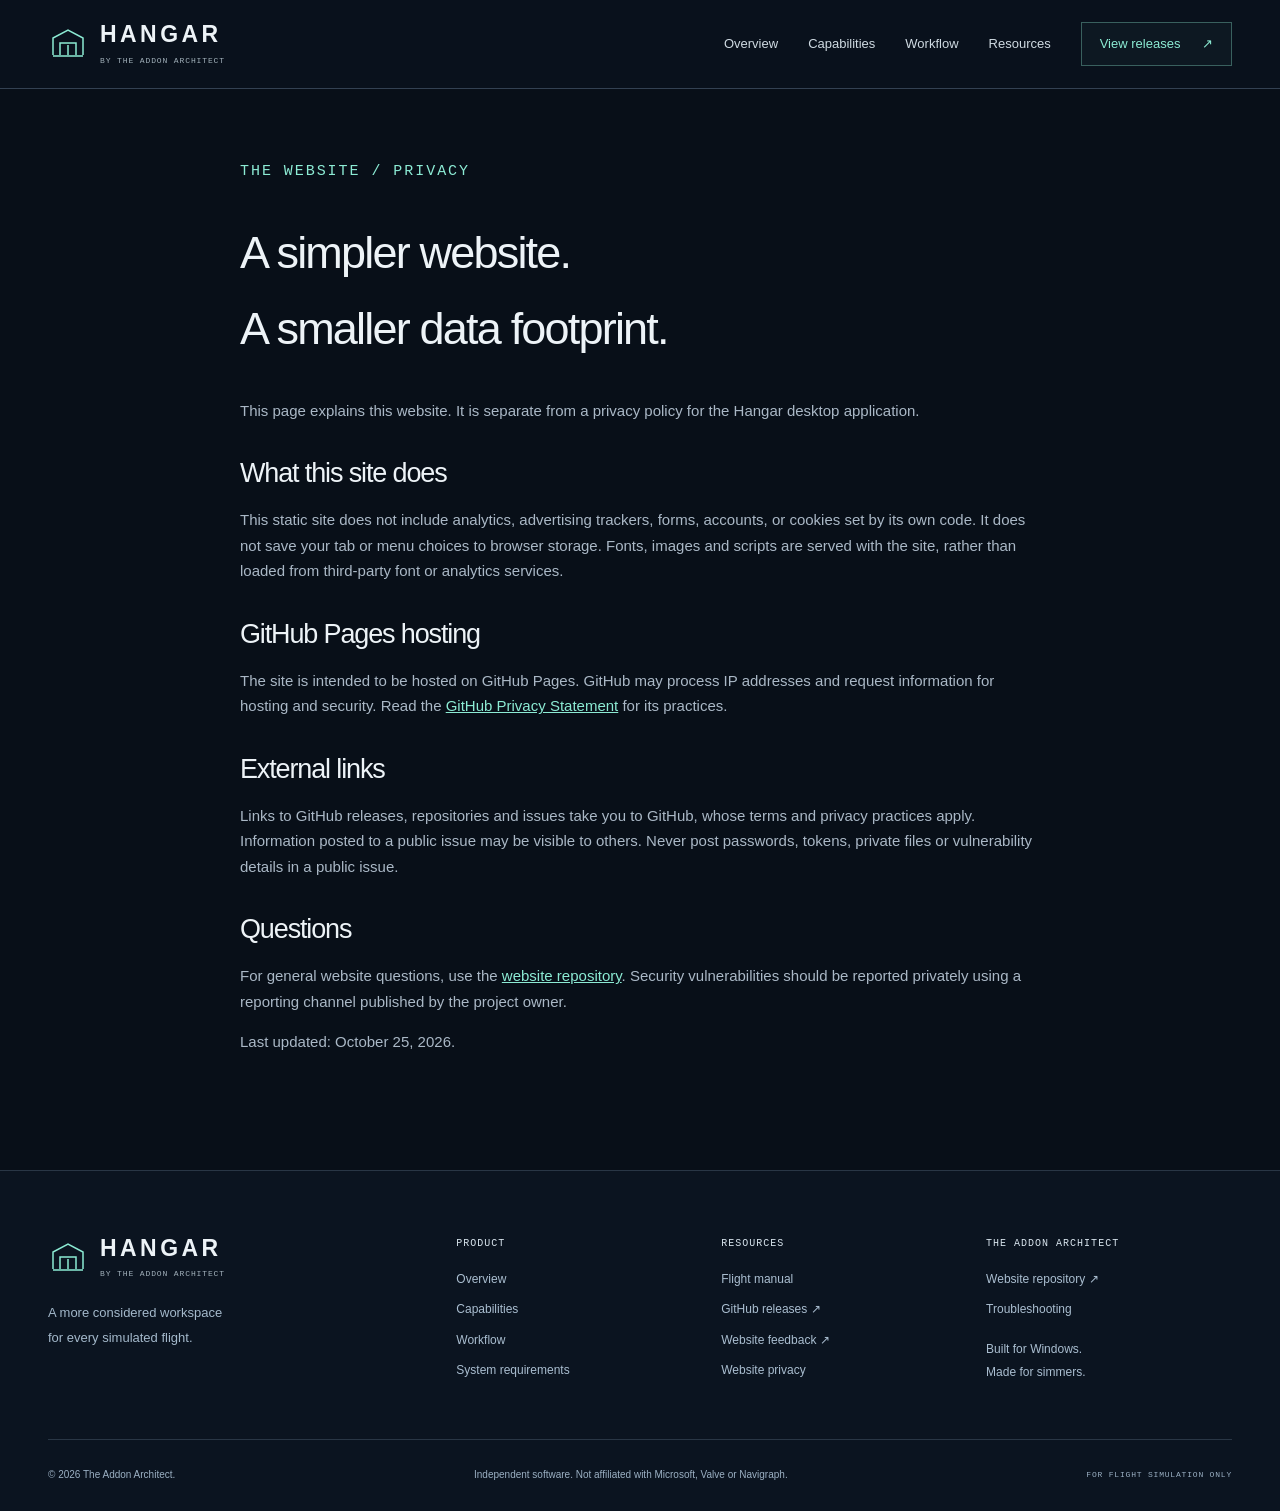
<file: docs/site-privacy.html>
<!doctype html><html lang="en"><head><meta charset="utf-8"><meta name="viewport" content="width=device-width,initial-scale=1"><meta name="theme-color" content="#080e17"><title>Website Privacy — Hangar</title><meta name="description" content="How the Hangar static website handles data and links to independent services."><link rel="icon" href="assets/favicon.svg" type="image/svg+xml"><link rel="stylesheet" href="assets/styles.css"><script defer src="assets/site.js"></script></head><body><a class="skip-link" href="#main">Skip to content</a><div class="article-header"><header class="site-header"><div class="nav-wrap">
<a href="./" class="brand" aria-label="Hangar home"><svg viewBox="0 0 40 40" aria-hidden="true"><path d="M5 31V14L20 6l15 8v17M12 31V19h16v12M20 21v10M5 32h30"/></svg><span>HANGAR<span class="brand-sub">BY THE ADDON ARCHITECT</span></span></a>
<button class="menu-toggle" aria-expanded="false" aria-controls="main-nav" hidden>Menu <span aria-hidden="true">☰</span></button>
<nav id="main-nav" aria-label="Main navigation"><a href="./#workspace">Overview</a><a href="./#capabilities">Capabilities</a><a href="./#workflow">Workflow</a><a href="./#resources">Resources</a><a href="https://github.com/TheAddonArchitect/TheAddonArchitect.github.io/releases" class="nav-cta">View releases <span aria-hidden="true">↗</span></a></nav></div></header>
</div><main id="main" class="container privacy-content"><p class="eyebrow">THE WEBSITE / PRIVACY</p><h1>A simpler website.<br>A smaller data footprint.</h1><p>This page explains this website. It is separate from a privacy policy for the Hangar desktop application.</p><h2>What this site does</h2><p>This static site does not include analytics, advertising trackers, forms, accounts, or cookies set by its own code. It does not save your tab or menu choices to browser storage. Fonts, images and scripts are served with the site, rather than loaded from third-party font or analytics services.</p><h2>GitHub Pages hosting</h2><p>The site is intended to be hosted on GitHub Pages. GitHub may process IP addresses and request information for hosting and security. Read the <a href="https://docs.github.com/en/site-policy/privacy-policies/github-general-privacy-statement">GitHub Privacy Statement</a> for its practices.</p><h2>External links</h2><p>Links to GitHub releases, repositories and issues take you to GitHub, whose terms and privacy practices apply. Information posted to a public issue may be visible to others. Never post passwords, tokens, private files or vulnerability details in a public issue.</p><h2>Questions</h2><p>For general website questions, use the <a href="https://github.com/TheAddonArchitect/TheAddonArchitect.github.io">website repository</a>. Security vulnerabilities should be reported privately using a reporting channel published by the project owner.</p><p>Last updated: October 25, 2026.</p></main><footer class="site-footer"><div class="container"><div class="footer-top"><div class="footer-brand"><a href="./" class="brand"><svg viewBox="0 0 40 40" aria-hidden="true"><path d="M5 31V14L20 6l15 8v17M12 31V19h16v12M20 21v10M5 32h30"/></svg><span>HANGAR<span class="brand-sub">BY THE ADDON ARCHITECT</span></span></a><p>A more considered workspace<br>for every simulated flight.</p></div><div class="footer-column"><h2>Product</h2><a href="./#workspace">Overview</a><a href="./#capabilities">Capabilities</a><a href="./#workflow">Workflow</a><a href="./#environment">System requirements</a></div><div class="footer-column"><h2>Resources</h2><a href="guide.html">Flight manual</a><a href="https://github.com/TheAddonArchitect/TheAddonArchitect.github.io/releases">GitHub releases ↗</a><a href="https://github.com/TheAddonArchitect/TheAddonArchitect.github.io/issues">Website feedback ↗</a><a href="site-privacy.html">Website privacy</a></div><div class="footer-column"><h2>The Addon Architect</h2><a href="https://github.com/TheAddonArchitect/TheAddonArchitect.github.io">Website repository ↗</a><a href="guide.html#troubleshooting">Troubleshooting</a><span>Built for Windows.<br>Made for simmers.</span></div></div><div class="footer-bottom"><span>© <span data-year>2026</span> The Addon Architect.</span><span>Independent software. Not affiliated with Microsoft, Valve or Navigraph.</span><span>FOR FLIGHT SIMULATION ONLY</span></div></div></footer>
</body></html>
</file>
<file: docs/assets/styles.css>
:root{--bg:#080e17;--panel:#0e1721;--text:#eef3f5;--muted:#a2afbb;--accent:#86eed6;--line:#26323e;--mono:'Cascadia Mono','SFMono-Regular',Consolas,monospace;--sans:Inter,'Segoe UI',Arial,sans-serif}*{box-sizing:border-box}html{scroll-behavior:smooth;scroll-padding-top:100px}body{margin:0;background:var(--bg);color:var(--text);font-family:var(--sans);font-size:16px;line-height:1.65;-webkit-font-smoothing:antialiased}a{color:inherit;text-decoration:none}button{font:inherit}svg{display:block}button,a,summary{-webkit-tap-highlight-color:transparent}a:focus-visible,button:focus-visible,summary:focus-visible,[tabindex]:focus-visible{outline:2px solid var(--accent);outline-offset:6px}button{cursor:pointer}a:hover{color:var(--accent)}[hidden]{display:none!important}.container{width:min(1160px,calc(100% - 80px));margin-inline:auto}.skip-link{position:fixed;top:-100px;left:20px;z-index:100;background:var(--accent);color:var(--bg);padding:12px}.skip-link:focus{top:12px}.site-header{position:absolute;top:0;left:0;right:0;z-index:10;border-bottom:1px solid #ffffff13;background:#080e1738}.nav-wrap{width:min(1320px,calc(100% - 80px));min-height:100px;margin:auto;display:flex;align-items:center;justify-content:space-between;gap:35px}.brand{display:flex;align-items:center;gap:12px;font-size:22px;font-weight:700;letter-spacing:.17em;line-height:1.1}.brand svg{width:40px;height:40px;stroke:var(--accent);fill:none;stroke-width:1.5}.brand-sub{display:block;font-family:var(--mono);font-size:8px;letter-spacing:.13em;font-weight:400;color:#a2b1bb;margin-top:9px}.site-header nav{display:flex;align-items:center;gap:33px;font-size:13px;color:#cfdae2}.site-header nav a{padding:9px 0}.site-header nav .nav-cta{border:1px solid #98e9d74a;padding:9px 17px;color:var(--accent)}.nav-cta span{margin-left:18px}.menu-toggle{border:1px solid var(--line);background:var(--bg);color:var(--text);padding:8px 12px}.hero{min-height:815px;position:relative;overflow:hidden;display:flex;align-items:center;padding:150px 0 115px}.hero-image{position:absolute;inset:0;background:url('./hangar-hero.webp') center center/cover no-repeat}.hero-shade{position:absolute;inset:0;background:linear-gradient(90deg,#070e19ef 0%,#07101bd9 25%,#07101b65 55%,#07101b16 85%),linear-gradient(0deg,var(--bg) 0%,transparent 26%,#080e1722 80%)}.hero-content{position:relative;z-index:1}.eyebrow{font-family:var(--mono);font-size:10px;font-weight:500;letter-spacing:.16em;line-height:1.7;color:var(--accent);margin:0 0 24px;display:flex;align-items:center;gap:10px}.status-dot{display:inline-block;flex-shrink:0;width:6px;height:6px;background:var(--accent);border-radius:50%;box-shadow:0 0 12px #86eed64d;vertical-align:middle}.hero h1{font-size:clamp(48px,5.8vw,80px);line-height:1.07;letter-spacing:-.055em;font-weight:500;margin:0 0 25px}.hero h1 em{font-style:normal;color:var(--accent)}.hero-copy{font-size:23px;line-height:1.4;color:#e0e8ed;margin:0 0 19px;letter-spacing:-.02em}.hero-detail{font-size:14px;line-height:1.8;max-width:390px;color:#b0bdca;margin:0 0 30px}.actions{display:flex;align-items:center;gap:25px;flex-wrap:wrap}.button{display:inline-flex;align-items:center;justify-content:space-between;gap:30px;min-height:49px;padding:12px 21px;font-size:13px;font-weight:600;border:1px solid transparent;transition:background .2s,transform .2s}.button-primary{background:var(--accent);color:#09231f}.button-primary:hover{background:#afffe9;color:#09231f;transform:translateY(-2px)}.text-link{font-size:13px;display:inline-flex;align-items:center;gap:15px}.hero-platform{font:9px var(--mono);letter-spacing:.12em;color:#a3b3c1;display:flex;gap:13px;align-items:center;margin:25px 0 0}.hero-platform svg{width:13px;height:13px;fill:currentColor}.hero-platform>span{color:#557078}.hero-bottom{position:absolute;bottom:28px;left:0;right:0;display:flex;justify-content:space-between;gap:15px;font:8px var(--mono);letter-spacing:.13em;color:#95a6b6}.hero-bottom a span{margin-left:16px}.capability-strip{border-bottom:1px solid var(--line);border-top:1px solid #26323e80;padding:22px 0}.capability-strip .container{display:flex;align-items:center;justify-content:space-between;gap:25px}.capability-strip span{font:8px var(--mono);letter-spacing:.12em;color:#8799aa}.capability-strip p{font-size:11px;color:#c9d3dd;margin:0}.capability-strip i{font-style:normal;padding:0 16px;color:var(--accent)}.section{padding-top:110px;padding-bottom:110px}.section-heading{display:flex;align-items:flex-end;justify-content:space-between;gap:55px;margin-bottom:45px}.section-heading>p{max-width:330px;color:var(--muted);font-size:14px;line-height:1.9;margin:0 0 5px}h2{font-size:clamp(32px,3.5vw,46px);font-weight:450;letter-spacing:-.045em;line-height:1.15;margin:0}.section .eyebrow,.workflow-section .eyebrow{margin-bottom:20px}.workspace-shell{border:1px solid #33414d;background:var(--panel);box-shadow:0 28px 70px #0003}.workspace-topbar{min-height:44px;border-bottom:1px solid var(--line);display:flex;align-items:center;gap:19px;padding:0 20px;color:#91a0ad;font:8px var(--mono);letter-spacing:.13em}.window-dots{display:flex;gap:5px}.window-dots i{width:5px;height:5px;border-radius:50%;background:#4b5a68}.demo-label{margin-left:auto;font-size:7px;color:#9daeb9}.workspace-layout{display:grid;grid-template-columns:265px minmax(0,1fr)}.workspace-tabs{padding:24px 16px;border-right:1px solid var(--line);background:#0b131c}.workspace-tabs button{width:100%;display:flex;align-items:center;gap:13px;text-align:left;background:none;color:#a6b5c1;border:1px solid transparent;padding:18px 13px;margin:0 0 6px;font-size:12px}.workspace-tabs button[aria-selected=true]{background:#86eed609;border-color:#86eed62b;color:var(--text)}.workspace-tabs button:hover{background:#ffffff06}.tab-icon{font-size:23px;color:#6f8b96}.workspace-tabs button[aria-selected=true] .tab-icon{color:var(--accent)}.workspace-tabs small{display:block;font-size:9px;color:#899ba9;margin-top:4px}.workspace-tabs b{margin-left:auto;font-weight:400;color:var(--accent)}.workspace-panel{padding:30px 35px;min-height:348px}.panel-heading{display:flex;justify-content:space-between;align-items:center;gap:15px}.panel-heading .eyebrow{font-size:8px;margin-bottom:9px}.panel-heading h3{font-size:21px;font-weight:450;margin:0;letter-spacing:-.02em}.pill{font:7px var(--mono);letter-spacing:.08em;color:#aec5c6;border:1px solid #86eed633;white-space:nowrap;padding:5px 7px}.workspace-panel>p{font-size:12px;color:var(--muted);max-width:570px;margin:12px 0 24px;line-height:1.8}.library-row{display:grid;grid-template-columns:minmax(0,1fr) 80px 70px;gap:15px;padding:11px 0;border-bottom:1px solid #26323e80;font-size:10px;align-items:center}.library-row span:first-child{display:flex;gap:10px;align-items:center}.table-head{font:7px var(--mono);letter-spacing:.12em;color:#8b9daa;padding-top:0}.package-icon{font-size:14px;font-weight:400;color:#b3c4d0;background:#1c2935;border:1px solid #293c48;width:26px;height:26px;display:grid;place-items:center}.state{color:var(--accent);font-size:9px}.muted{color:var(--muted)}.panel-foot{display:flex;align-items:center;justify-content:space-between;gap:15px;margin-top:22px;color:#94a7b5;font-size:9px}.panel-foot>span:last-child{font:7px var(--mono);letter-spacing:.1em}.panel-foot .status-dot{width:4px;height:4px;margin-right:7px}.preview-caption{font-size:9px;color:#96a7b5;margin:14px 0 0;text-align:right}.feature-notes{display:grid;grid-template-columns:repeat(3,1fr);gap:50px;margin-top:60px}.feature-number{font:9px var(--mono);letter-spacing:.12em;color:var(--accent)}.feature-notes h3{font-size:17px;font-weight:500;letter-spacing:-.02em;margin:12px 0 10px}.feature-notes p{color:var(--muted);font-size:12px;line-height:1.9;margin:0}.route-display{display:flex;align-items:center;gap:28px;margin:30px 0}.route-display>div:not(.route-line){display:flex;flex-direction:column}.route-display small{font:8px var(--mono);color:#8a9baa}.route-display strong{font-size:31px;font-weight:400;letter-spacing:.03em}.route-display span{font-size:10px;color:#99acb8}.route-line{flex:1;height:1px;border-top:1px dashed #86eed66b;position:relative}.route-line span{position:absolute;left:48%;top:-17px;color:var(--accent);font-size:23px;background:var(--panel);padding:0 7px}.planning-checks{display:flex;gap:22px;font-size:9px;color:var(--accent)}.schematic-map{background:#0a121b;border:1px solid var(--line);overflow:hidden}.schematic-map svg{width:100%;height:143px}.workflow-section{background:#0b131c;border-block:1px solid var(--line);padding:100px 0}.workflow-layout{display:grid;grid-template-columns:1fr 1fr;gap:115px}.workflow-intro>p:not(.eyebrow){font-size:13px;color:var(--muted);line-height:1.9;max-width:330px;margin:24px 0}.flight-card{border-left:1px solid #86eed645;padding:0 0 0 20px;margin-top:38px}.flight-card>span{font:8px var(--mono);letter-spacing:.14em;color:#8a9fae}.flight-card p{font-size:11px;color:#b2c4cf;margin:10px 0}.flight-card i{font-style:normal;color:var(--accent);margin-right:14px}.workflow-steps{list-style:none;padding:0;margin:0}.workflow-steps li{display:flex;gap:26px;padding:28px 0;border-bottom:1px solid var(--line)}.workflow-steps li:first-child{padding-top:0}.workflow-steps li>span{font:11px var(--mono);color:var(--accent);padding-top:6px}.workflow-steps h3{font-size:20px;font-weight:450;letter-spacing:-.025em;margin:0 0 12px}.workflow-steps p{font-size:12px;color:var(--muted);margin:0;line-height:1.9}.faq-section{display:grid;grid-template-columns:1fr 1.35fr;gap:100px}.faq-list details{border-bottom:1px solid var(--line);padding:20px 0}.faq-list details:first-child{padding-top:0}.faq-list summary{cursor:pointer;list-style:none;font-size:14px;display:flex;justify-content:space-between;gap:22px}.faq-list summary::-webkit-details-marker{display:none}.faq-list summary:after{content:'+';font:20px var(--mono);color:var(--accent);flex-shrink:0}.faq-list details[open] summary:after{content:'−'}.faq-list details p{font-size:12px;line-height:1.95;color:var(--muted);max-width:530px;margin:18px 25px 3px 0}.download-section{position:relative;border:1px solid #86eed62e;background:#101e24;padding:64px;display:flex;justify-content:space-between;gap:40px;overflow:hidden;margin-bottom:95px}.download-section>div:not(.download-glow){z-index:1}.download-section h2{font-size:52px}.download-section>div>p:not(.eyebrow):not(.download-note){max-width:370px;color:#b2c3cc;font-size:13px;line-height:1.9;margin:20px 0 25px}.download-section .download-note{font-size:9px;color:#9cafb8;line-height:1.9;margin:24px 0 0}.download-glow{position:absolute;inset:0;background:radial-gradient(ellipse at 90% 70%,#4a9c7e13,transparent 60%)}.hangar-mark{width:240px;display:flex;flex-direction:column;justify-content:center;align-items:center;margin-right:15px}.hangar-mark svg{width:220px;height:180px;fill:none;stroke:#86eed64d;stroke-width:1}.hangar-mark span{font:8px var(--mono);letter-spacing:.22em;color:#9ab8b6;margin-top:25px}.site-footer{padding-bottom:26px}.footer-top{display:flex;justify-content:space-between;align-items:flex-start;gap:40px;padding-bottom:44px}.footer-top>p{font-size:11px;color:#92a3b1;margin:0}.footer-top>div{display:flex;gap:24px;font-size:10px}.footer-bottom{border-top:1px solid var(--line);padding-top:23px;display:flex;justify-content:space-between;gap:20px;font-size:8px;color:#90a0ae}.article-header{position:relative;background:#0b131c}.article-layout{display:grid;grid-template-columns:245px minmax(0,1fr);gap:60px;padding-block:65px}.manual-nav{font-size:11px;position:sticky;top:24px;align-self:start;max-height:85vh;overflow:auto}.manual-nav a{display:block;padding:6px 0;color:var(--muted)}.manual-nav a:hover{color:var(--accent)}.manual-content h1{font-size:48px;font-weight:450;line-height:1.15;letter-spacing:-.04em;margin:12px 0 25px}.manual-content>p{color:var(--muted);font-size:14px}.manual-content section{padding:35px 0;border-top:1px solid var(--line)}.manual-content h2{font-size:26px;margin:12px 0 20px}.manual-content h3{font-size:18px}.manual-content section p,.manual-content li{color:#b0bdc8;font-size:13px;line-height:1.9}.manual-content .pill{display:inline-block}.manual-content table{border-collapse:collapse;width:100%;font-size:11px;margin:20px 0}.manual-content th,.manual-content td{text-align:left;padding:12px;border-bottom:1px solid var(--line);vertical-align:top}.manual-content th{color:var(--accent)}.manual-content pre{padding:18px;background:#101d28;border:1px solid var(--line);font-size:11px;white-space:pre-wrap;overflow-wrap:anywhere}.caution{border-left:2px solid #dcb16c;padding:12px 18px;background:#dcb16c09}.manual-content a{color:var(--accent);text-decoration:underline;text-underline-offset:3px}.privacy-content{max-width:800px;padding:70px 0 100px}.privacy-content h1{font-size:45px;letter-spacing:-.04em;font-weight:450}.privacy-content h2{font-size:24px;margin:35px 0 18px}.privacy-content p,.privacy-content li{font-size:14px;color:var(--muted)}.privacy-content a{color:var(--accent);text-decoration:underline}.article-header .site-header{position:relative}.privacy-content .eyebrow{color:var(--accent)}
@media(min-width:1600px){.hero{min-height:880px}.hero-image{background-position:center 57%}}
@media(max-width:1000px){.container{width:calc(100% - 56px)}.nav-wrap{width:calc(100% - 56px)}.site-header nav{gap:22px}.hero{min-height:800px}.hero h1{font-size:65px}.capability-strip .container{align-items:flex-start;flex-direction:column;gap:12px}.workspace-layout{grid-template-columns:220px minmax(0,1fr)}.workspace-panel{padding:25px}.workspace-tabs{padding:15px 8px}.workspace-tabs button{padding:18px 10px;gap:10px}.workspace-tabs b{display:none}.panel-heading{align-items:flex-start}.panel-heading .pill{display:none}.workflow-layout{gap:70px}.faq-section{gap:60px;grid-template-columns:1fr 1.4fr}.download-section{padding:45px}.footer-top>div{flex-direction:column;gap:10px}.article-layout{gap:35px;grid-template-columns:200px minmax(0,1fr)}}
@media(max-width:720px){html{scroll-padding-top:25px}.container,.nav-wrap{width:calc(100% - 40px)}.nav-wrap{min-height:82px;gap:15px;flex-wrap:wrap}.brand{font-size:19px;gap:9px}.brand svg{width:34px;height:34px}.brand-sub{font-size:6px;margin-top:7px}.menu-toggle{display:flex;align-items:center;gap:13px;font-size:11px}.site-header nav{width:100%;padding:5px 0 20px;flex-direction:column;align-items:stretch;gap:6px;background:#080e17}.site-header nav a{padding:10px}.site-header nav .nav-cta{margin-top:5px}.site-header:has(nav:not([hidden])){background:#080e17}.hero{min-height:780px;padding-top:147px;padding-bottom:100px;align-items:flex-start}.hero-image{background-position:65% center;opacity:.85}.hero-shade{background:linear-gradient(90deg,#07101bf2 0%,#07101bbf 60%,#07101b75),linear-gradient(0deg,var(--bg) 0%,transparent 40%)}.hero .eyebrow{font-size:8px;letter-spacing:.12em}.hero h1{font-size:clamp(42px,9.9vw,67px);margin-bottom:26px}.hero-copy{font-size:22px}.hero-detail{max-width:330px;font-size:13px}.actions{gap:20px}.text-link{font-size:12px}.hero-platform{font-size:7px;letter-spacing:.07em;gap:9px}.hero-bottom{bottom:28px;font-size:7px}.hero-bottom>span{display:none}.capability-strip{padding:22px 0}.capability-strip p{line-height:2;font-size:10px}.capability-strip i{padding:0 7px}.section{padding-block:72px}.section-heading{display:block;margin-bottom:30px}.section-heading>p{margin:24px 0 0;max-width:470px;font-size:13px}.eyebrow{font-size:9px}.workspace-layout{display:block}.workspace-tabs{display:flex;gap:6px;padding:12px 10px;border-right:0;border-bottom:1px solid var(--line)}.workspace-tabs button{padding:10px 7px;margin:0;justify-content:center;font-size:9px;gap:6px}.workspace-tabs small{display:none}.tab-icon{font-size:17px}.workspace-topbar{padding:0 13px;gap:11px;font-size:6px;min-height:38px}.demo-label{font-size:5px;letter-spacing:.04em}.window-dots i{width:4px;height:4px}.workspace-panel{padding:23px 18px;min-height:370px}.panel-heading h3{font-size:19px}.workspace-panel>p{font-size:11px;line-height:1.8}.panel-heading .eyebrow{font-size:6px}.library-row{grid-template-columns:minmax(0,1fr) 55px 54px;gap:8px;font-size:8px}.library-row span:first-child{gap:7px}.package-icon{font-size:11px;width:20px;height:23px;flex-shrink:0}.table-head{font-size:6px}.state{font-size:7px}.panel-foot{font-size:7px;gap:9px}.panel-foot>span:last-child{font-size:5px}.preview-caption{font-size:8px;text-align:left;line-height:1.8}.feature-notes{grid-template-columns:1fr;gap:28px;margin-top:38px}.feature-notes article{border-top:1px solid var(--line);padding-top:23px}.feature-notes h3{font-size:18px}.feature-notes p{font-size:13px;max-width:480px}.workflow-section{padding:70px 0}.workflow-layout{grid-template-columns:1fr;gap:45px}.workflow-intro>p:not(.eyebrow){max-width:470px}.flight-card{display:none}.workflow-steps li{padding:25px 0}.workflow-steps h3{font-size:19px}.faq-section{grid-template-columns:1fr;gap:35px}.faq-list summary{font-size:13px}.faq-list details{padding-block:20px}.download-section{padding:35px 25px;margin-bottom:65px}.download-section h2{font-size:43px}.download-section .eyebrow{font-size:7px;letter-spacing:.07em}.hangar-mark{display:none}.footer-top{flex-wrap:wrap;gap:28px;padding-bottom:30px}.footer-top>p{width:100%;order:3}.footer-top>div{margin-left:auto;font-size:9px}.footer-bottom{flex-direction:column;gap:12px;font-size:8px}.route-display{gap:20px}.route-display strong{font-size:27px}.planning-checks{flex-wrap:wrap;gap:9px 15px;font-size:8px}.schematic-map svg{height:150px}.article-layout{grid-template-columns:1fr;gap:30px;padding-block:40px}.manual-nav{position:static;max-height:180px;border:1px solid var(--line);padding:14px 18px}.manual-content h1{font-size:39px}.manual-content h2{font-size:24px}.manual-content table{font-size:10px}.privacy-content h1{font-size:36px}}
@media(prefers-reduced-motion:reduce){html{scroll-behavior:auto}*,*:before,*:after{transition:none!important;animation:none!important}}

.sr-only{position:absolute;width:1px;height:1px;padding:0;margin:-1px;overflow:hidden;clip:rect(0,0,0,0);white-space:nowrap;border:0}

.manual-search{margin:25px 0 35px}.manual-search label{display:block;font-size:12px;margin-bottom:9px;color:var(--muted)}.manual-search input{width:100%;padding:14px 16px;background:#111e28;border:1px solid var(--line);color:var(--text);font:13px var(--sans);border-radius:0}.manual-search input:focus-visible{outline:2px solid var(--accent);outline-offset:3px}.manual-search p{font-size:10px;color:var(--muted);margin:8px 0}
/* Product website refinement — v2 */
:root{--bg:#080f18;--panel:#101c29;--text:#edf3f7;--muted:#aab8c6;--accent:#8cebd4;--line:#293645;--sans:'Segoe UI Variable','Segoe UI',Arial,sans-serif}.container{width:min(1240px,calc(100% - 96px))}body{font-size:16px;line-height:1.7}.site-header{position:sticky;top:0;background:#0a121df5;border-bottom:1px solid #334152;backdrop-filter:blur(16px);z-index:20}.nav-wrap{width:min(1376px,calc(100% - 96px));min-height:88px;gap:36px}.brand{font-size:23px;letter-spacing:.15em}.brand-sub{font-size:8px;letter-spacing:.11em}.site-header nav{font-size:13px;gap:30px}.site-header nav .nav-cta{border-color:#8cebd457;padding:10px 18px;background:#8cebd408}.site-header nav a:hover{color:var(--accent)}.hero{min-height:820px;padding:90px 0 120px}.hero-image{background-position:center center;opacity:1}.hero-shade{background:linear-gradient(90deg,#080f18fa 0%,#080f18f0 28%,#080f18ba 46%,#080f181a 75%),linear-gradient(0deg,#080f18 0%,#080f1800 35%)}.hero .eyebrow{font-size:10px;letter-spacing:.14em;margin-bottom:27px}.hero h1{font-size:clamp(54px,5.5vw,80px);font-weight:500;line-height:1.03;letter-spacing:-.052em;max-width:670px;margin-bottom:28px}.hero-copy{font-size:21px;line-height:1.6;color:#d5e0e9;margin-bottom:20px}.hero-detail{font-size:15px;line-height:1.9;max-width:470px;color:#b7c6d4;margin-bottom:32px}.button{min-height:52px;font-size:13px;padding:14px 22px;gap:24px}.button-secondary{background:#0c1822b3;border-color:#738b9b75;color:#edf3f7}.button-secondary:hover{border-color:var(--accent);background:#172c34;color:var(--accent)}.hero-platform{font:11px var(--sans);color:#bdc9d5;letter-spacing:0;gap:12px;margin-top:25px}.platform-icon{font-size:20px;line-height:1}.hero-platform>.platform-divider{margin-inline:3px;color:#8a9dad}.hero-bottom{font-size:9px;letter-spacing:.12em;bottom:30px;color:#b1c0ce}.capability-strip{background:#0c1622;padding:27px 0}.capability-strip .container{display:grid;grid-template-columns:220px 1fr;gap:35px;align-items:center}.capability-strip .strip-label{font:9px var(--mono);line-height:1.8;letter-spacing:.13em;max-width:180px;color:#a0b3c5}.strip-items{display:flex;justify-content:space-between;gap:25px}.capability-strip .strip-items span{font:12px var(--sans);letter-spacing:0;color:#d5e0e8;display:flex;align-items:center;gap:10px}.strip-items b{color:var(--accent);font:9px var(--mono);font-weight:400}.section{padding-block:100px}.eyebrow{font-size:10px;letter-spacing:.13em}.section-heading{margin-bottom:44px;gap:64px}.section-heading>p{font-size:15px;line-height:1.85;max-width:365px;color:var(--muted)}h2{font-size:clamp(35px,3.4vw,48px);line-height:1.15;font-weight:500;letter-spacing:-.042em}.workspace-shell{border:1px solid #415366;border-radius:10px;overflow:hidden;background:#101b28;box-shadow:0 35px 100px #0004}.workspace-topbar{height:49px;background:#142130;padding:0 22px;font-size:9px;border-bottom:1px solid #344657}.demo-label{font-size:8px;color:#b9c8d5}.window-dots i{width:7px;height:7px;background:#6e7d8b}.workspace-layout{grid-template-columns:280px minmax(0,1fr)}.workspace-tabs{padding:23px 17px;background:#0d1722}.workspace-tabs button{padding:19px 14px;border-radius:5px;font-size:14px;margin-bottom:10px}.workspace-tabs small{font-size:11px;line-height:1.5;color:#9eafbf}.workspace-tabs button[aria-selected=true]{background:#8cebd410;border-color:#8cebd447}.workspace-panel{padding:33px 38px;min-height:402px}.panel-heading h3{font-size:25px;letter-spacing:-.03em;font-weight:500}.panel-heading .eyebrow{font-size:9px}.pill{font-size:8px;line-height:1.6;padding:5px 8px;letter-spacing:.08em}.workspace-panel>p{font-size:14px;line-height:1.85;max-width:640px;margin:16px 0 26px}.library-row{font-size:12px;padding:12px 0;grid-template-columns:minmax(0,1fr) 90px 85px;gap:22px}.table-head{font-size:9px;padding-top:0;color:#a9b9c8}.package-icon{width:30px;height:30px;border-radius:4px;font-size:15px}.state{font-size:11px}.panel-foot{font-size:11px;margin-top:25px;color:#a8bbcb}.panel-foot>span:last-child{font-size:8px}.preview-caption{font-size:11px;color:#9bafc0;margin-top:16px}.route-display{margin:35px 0}.route-display small{font-size:10px}.route-display strong{font-size:39px}.route-display span{font-size:12px}.route-line span{font-size:25px}.planning-checks{font-size:11px}.schematic-map svg{height:168px}.capabilities-section{background:#0e1926;border-block:1px solid var(--line)}.capability-grid{display:grid;grid-template-columns:repeat(3,minmax(0,1fr));border:1px solid #334454;border-radius:9px;overflow:hidden;background:#111e2d}.capability-card{padding:31px 29px 34px;border-right:1px solid #334454;border-bottom:1px solid #334454}.capability-card:nth-child(3n){border-right:0}.capability-card:nth-child(n+4){border-bottom:0}.card-top{display:flex;align-items:center;gap:14px;justify-content:space-between;margin-bottom:28px}.card-top svg{width:25px;height:25px;fill:none;stroke:var(--accent);stroke-width:1.3;stroke-linecap:round;stroke-linejoin:round;flex-shrink:0}.card-top>span{font:8px var(--mono);color:#a8bdcd;letter-spacing:.07em;text-align:right}.capability-card h3{font-size:21px;font-weight:500;letter-spacing:-.025em;line-height:1.3;margin:0 0 14px}.capability-card .card-lead{font-size:14px;color:#d3dfe8;margin-bottom:11px}.capability-card p{font-size:13px;color:#a7bacb;line-height:1.95;margin:0;max-width:360px}.capability-footnote{display:flex;align-items:center;gap:12px;margin-top:25px}.capability-footnote p{font-size:11px;color:#a2b5c5;margin:0;max-width:830px}.capability-footnote a{font-size:11px;white-space:nowrap;margin-left:auto;color:var(--accent)}.capability-footnote a span{margin-left:10px}.workflow-section{background:#080f18;padding-block:100px;border-top:0}.workflow-layout{gap:125px}.workflow-intro>p:not(.eyebrow){font-size:15px;max-width:370px;line-height:1.9}.workflow-intro .text-link{font-size:14px;color:var(--accent)}.flight-card{padding-left:21px;margin-top:38px}.flight-card>span{font-size:9px}.flight-card p{font-size:12px}.workflow-steps li{padding-block:32px;gap:28px}.workflow-steps li>span{font-size:13px}.workflow-steps h3{font-size:23px;font-weight:500;margin-bottom:13px}.workflow-steps p{font-size:14px;line-height:1.9}.environment-section{display:grid;grid-template-columns:1fr 1.1fr;gap:110px}.environment-intro>p:not(.eyebrow){font-size:15px;line-height:1.9;color:var(--muted);margin:26px 0;max-width:420px}.environment-intro>.text-link{color:var(--accent);font-size:14px}.principle-note{display:flex;gap:17px;border-top:1px solid var(--line);padding-top:26px;margin-top:34px;max-width:420px}.principle-note svg{width:25px;height:25px;fill:none;stroke:var(--accent);stroke-width:1.3;flex-shrink:0;margin-top:3px}.principle-note p{font-size:12px;color:#9fb4c7;line-height:1.9;margin:0}.principle-note strong{display:block;color:#dfebf3;font-size:13px;font-weight:500;margin-bottom:8px}.spec-panel{background:#101c2a;border:1px solid #344658;border-radius:8px;overflow:hidden;align-self:start}.spec-panel-heading{background:#152333;padding:20px 24px;display:flex;align-items:center;justify-content:space-between;gap:20px}.spec-panel-heading>span:first-child{font:9px var(--mono);letter-spacing:.1em;color:#c2d3e0}.spec-panel dl{margin:0;padding:2px 24px}.spec-panel dl>div{display:grid;grid-template-columns:145px minmax(0,1fr);gap:25px;padding:16px 0;border-bottom:1px solid #293b4a}.spec-panel dl>div:last-child{border-bottom:0}.spec-panel dt{font-size:12px;color:#9fb4c6}.spec-panel dd{font-size:12px;color:#d5e3ed;margin:0;line-height:1.8}.spec-panel>p{border-top:1px solid #344658;padding:17px 24px;margin:0;font-size:10px;line-height:1.85;color:#99afc2}.development-section{background:#0f1b29;border-block:1px solid var(--line);padding-block:85px}.development-layout{display:grid;grid-template-columns:1fr 1fr;gap:115px}.development-layout>div>p:not(.eyebrow){font-size:15px;color:var(--muted);line-height:1.9;max-width:410px;margin-top:25px}.release-scope{border-left:1px solid #3e5362;padding-left:35px}.release-scope>div+div{border-top:1px solid var(--line);padding-top:28px;margin-top:28px}.scope-label{font:9px var(--mono);letter-spacing:.1em;display:inline-flex;align-items:center;gap:8px}.scope-label:before{content:'';width:5px;height:5px;border-radius:50%;background:currentColor}.scope-label.current{color:var(--accent)}.scope-label.planned{color:#dfbf89}.release-scope h3{font-size:21px;font-weight:500;line-height:1.4;letter-spacing:-.02em;margin:12px 0}.release-scope p{color:#a7bacb;font-size:13px;line-height:1.9;margin:0}.release-scope>a{display:inline-flex;gap:20px;color:var(--accent);font-size:12px;margin-top:26px}.resource-grid{display:grid;grid-template-columns:repeat(3,minmax(0,1fr));gap:22px}.resource-card{display:flex;flex-direction:column;border:1px solid #334555;background:#101d2b;border-radius:7px;padding:27px;transition:border-color .2s,background .2s}.resource-card:hover{background:#152636;border-color:#76bcad}.resource-card>span:first-child{font:9px var(--mono);color:#9eb3c4;letter-spacing:.08em}.resource-card h3{font-size:21px;line-height:1.5;font-weight:500;letter-spacing:-.03em;margin:24px 0 15px;color:var(--text)}.resource-card h3 b{font-weight:400;font-size:17px;color:var(--accent);margin-left:8px}.resource-card p{font-size:13px;line-height:1.95;color:#a9bdce;margin:0 0 25px}.resource-card .resource-link{font-size:12px;color:var(--accent);margin-top:auto}.faq-section{border-top:1px solid var(--line);padding-top:85px;gap:90px}.faq-list summary{font-size:15px;line-height:1.6}.faq-list details{padding-block:23px}.faq-list details p{font-size:14px;max-width:570px;line-height:1.9}.download-section{width:min(1240px,calc(100% - 96px));background:#142b31;border-color:#5fa59755;border-radius:9px;padding:65px;margin-bottom:90px}.download-section h2{font-size:47px;line-height:1.15}.download-section>div>p:not(.eyebrow):not(.download-note){font-size:15px;max-width:480px;line-height:1.85}.download-section .eyebrow{font-size:9px;letter-spacing:.1em}.download-section .download-note{font-size:11px;line-height:1.8;color:#aec4cb}.hangar-mark svg{stroke:#8cebd469}.hangar-mark span{font-size:9px;color:#bed8d7}.site-footer{padding:65px 0 28px;background:#0b1420;border-top:1px solid var(--line)}.footer-top{display:grid;grid-template-columns:1.7fr 1fr 1fr 1.2fr;gap:60px;padding-bottom:48px}.footer-top>div{display:block;margin:0}.footer-brand>p{font-size:13px;line-height:1.9;color:#a4b9cb;margin:22px 0 0}.footer-column h2{font:10px var(--mono);letter-spacing:.1em;text-transform:uppercase;color:#d9e5ee;margin:2px 0 20px}.footer-column a{display:block;font-size:12px;margin:10px 0;color:#aabed0}.footer-column a:hover{color:var(--accent)}.footer-column>span{display:block;font-size:12px;line-height:1.9;color:#aabed0;margin-top:18px}.footer-bottom{font-size:10px;gap:25px;color:#9bb0c3;padding-top:26px;align-items:center}.footer-bottom>span:last-child{font:8px var(--mono);letter-spacing:.1em}.manual-content>p{font-size:15px}.manual-content section p,.manual-content li{font-size:14px}.manual-nav{font-size:12px}.manual-content table{font-size:12px}.manual-content section{scroll-margin-top:100px}.manual-content h2{font-size:28px}.manual-content section .pill{font-size:9px}.manual-search input{font-size:14px}.manual-search label{font-size:13px}.manual-search p{font-size:12px}.privacy-content p,.privacy-content li{font-size:15px}.privacy-content h2{font-size:27px}
@media(min-width:1600px){.hero{min-height:850px}.hero-image{background-position:center 55%}.hero-shade{background:linear-gradient(90deg,#080f18f2 0%,#080f18e3 25%,#080f189c 47%,#080f1800 75%),linear-gradient(0deg,#080f18 0%,transparent 30%)}}
@media(max-width:1100px){.container,.nav-wrap{width:calc(100% - 64px)}.site-header nav{gap:20px;font-size:12px}.nav-wrap{gap:25px}.hero{min-height:820px}.hero h1{font-size:66px}.hero-detail{max-width:450px}.hero-copy{font-size:20px}.capability-strip .container{grid-template-columns:1fr;gap:15px}.capability-strip .strip-label{max-width:none}.strip-items{justify-content:space-between;gap:20px}.workspace-layout{grid-template-columns:245px minmax(0,1fr)}.workspace-panel{padding:28px}.workspace-tabs{padding:22px 12px}.workspace-tabs button{padding:19px 10px;font-size:13px}.workspace-tabs small{font-size:10px}.panel-heading .pill{display:none}.workspace-panel>p{font-size:13px}.library-row{font-size:11px;gap:14px;grid-template-columns:minmax(0,1fr) 70px 75px}.capability-card{padding:27px 22px}.capability-card h3{font-size:20px}.card-top{gap:12px}.card-top>span{font-size:7px}.workflow-layout,.environment-section,.development-layout{gap:65px}.environment-section{grid-template-columns:1fr 1.15fr}.spec-panel dl>div{grid-template-columns:120px minmax(0,1fr);gap:15px}.spec-panel-heading{gap:12px}.spec-panel-heading .pill{display:none}.resource-grid{gap:17px}.resource-card{padding:25px 21px}.resource-card h3{font-size:19px}.faq-section{gap:60px}.download-section{width:calc(100% - 64px);padding:48px}.footer-top{gap:35px;grid-template-columns:1.4fr 1fr 1fr 1.1fr}.footer-brand .brand{font-size:20px}.footer-column a{font-size:11px}.footer-brand>p{font-size:12px}.footer-bottom{font-size:9px}}
@media(max-width:850px) and (min-width:721px){.site-header nav{gap:14px;font-size:10px}.site-header nav .nav-cta{padding:9px 12px}.nav-wrap{gap:15px}.brand{font-size:19px}.brand svg{width:32px;height:32px}.brand-sub{font-size:6px}.capability-grid{grid-template-columns:repeat(2,minmax(0,1fr))}.capability-card:nth-child(3n){border-right:1px solid #334454}.capability-card:nth-child(2n){border-right:0}.capability-card:nth-child(n+4){border-bottom:1px solid #334454}.capability-card:nth-child(n+5){border-bottom:0}.card-top>span{font-size:8px}.environment-section{grid-template-columns:1fr;gap:35px}.environment-intro>p:not(.eyebrow){max-width:650px}.principle-note{max-width:650px}.spec-panel dl>div{grid-template-columns:180px minmax(0,1fr)}.resource-grid{grid-template-columns:1fr}.resource-card{display:grid;grid-template-columns:1fr 1.5fr;gap:12px 30px}.resource-card h3{grid-column:1;margin:0}.resource-card p{grid-column:2;grid-row:1/3;margin:0}.resource-card .resource-link{grid-column:2}.footer-top{grid-template-columns:1.4fr 1fr 1fr}.footer-top>.footer-column:last-child{grid-column:2/4;border-top:1px solid var(--line);padding-top:20px}.footer-column>span{display:none}.workspace-layout{grid-template-columns:210px minmax(0,1fr)}.workspace-tabs button{font-size:11px}.workspace-tabs small{font-size:9px}.workspace-panel{padding:25px 22px}.workspace-panel>p{font-size:12px}.library-row{font-size:9px;grid-template-columns:minmax(0,1fr) 57px 60px;gap:10px}.package-icon{width:24px;height:26px}.table-head{font-size:7px}.state{font-size:9px}.panel-foot{font-size:9px}.panel-foot>span:last-child{font-size:7px}.panel-heading h3{font-size:22px}}
@media(max-width:720px){html{scroll-padding-top:100px}.container,.nav-wrap{width:calc(100% - 40px)}.nav-wrap{min-height:76px}.site-header{background:#0b1420f5}.site-header:has(nav:not([hidden])){background:#0b1420}.brand{font-size:20px}.brand svg{width:33px;height:33px}.brand-sub{font-size:6px}.menu-toggle{border-color:#52697b;background:transparent;font-size:12px;padding:8px 13px;min-height:40px}.site-header nav{background:none;font-size:14px;gap:5px;padding-bottom:20px}.site-header nav a{padding:10px}.site-header nav .nav-cta{padding:12px 14px}.hero{min-height:760px;padding:65px 0 100px}.hero-image{background-position:64% center;opacity:.9}.hero-shade{background:linear-gradient(90deg,#080f18f5 0%,#080f18c7 63%,#080f18a1),linear-gradient(0deg,#080f18 0%,transparent 50%)}.hero .eyebrow{font-size:8px;letter-spacing:.08em;max-width:340px;gap:9px;line-height:1.8;margin-bottom:25px}.hero h1{font-size:clamp(48px,11.5vw,68px);line-height:1.04;margin-bottom:26px}.hero-copy{font-size:18px;line-height:1.6;margin-bottom:20px}.hero-copy br{display:none}.hero-detail{font-size:14px;line-height:1.9;max-width:430px;margin-bottom:28px}.hero .actions{gap:12px}.hero .button{font-size:12px;gap:18px;padding:12px 16px;min-height:48px}.hero-platform{font-size:10px;gap:9px;flex-wrap:wrap;line-height:1.7;margin-top:25px}.hero-platform>.platform-icon{font-size:18px}.hero-bottom{font-size:8px;bottom:25px}.capability-strip{padding:24px 0}.capability-strip .container{display:block}.capability-strip .strip-label{font-size:8px;display:block;margin-bottom:18px}.strip-items{display:grid;grid-template-columns:1fr 1fr;gap:17px 18px}.capability-strip .strip-items span{font-size:11px;gap:8px}.strip-items b{font-size:8px}.section{padding-block:70px}.section-heading{margin-bottom:30px;display:block}.section-heading>p{font-size:14px;max-width:500px;margin:22px 0 0;line-height:1.9}h2{font-size:clamp(32px,7.8vw,40px);line-height:1.18}.eyebrow{font-size:9px;line-height:1.8;letter-spacing:.09em}.workspace-shell{border-radius:7px}.workspace-topbar{padding:0 13px;font-size:7px;height:43px;gap:10px}.window-dots{gap:4px}.window-dots i{width:5px;height:5px}.demo-label{font-size:6px;letter-spacing:.04em}.workspace-layout{display:block}.workspace-tabs{padding:13px 9px;gap:5px}.workspace-tabs button{padding:11px 5px;font-size:10px;gap:5px;border-radius:4px;margin:0}.workspace-tabs small{display:none}.workspace-tabs .tab-icon{font-size:17px}.workspace-panel{padding:24px 19px;min-height:405px}.panel-heading h3{font-size:22px;line-height:1.3}.panel-heading .eyebrow{font-size:7px;margin-bottom:10px}.workspace-panel>p{font-size:12px;margin-block:14px 22px;line-height:1.85}.library-row{font-size:9px;gap:8px;grid-template-columns:minmax(0,1fr) 49px 57px;padding:12px 0}.library-row span:first-child{gap:7px}.package-icon{width:22px;height:25px;font-size:12px}.table-head{font-size:7px}.state{font-size:8px}.panel-foot{font-size:9px;line-height:1.6;gap:10px;margin-top:23px}.panel-foot>span:last-child{font-size:6px}.preview-caption{font-size:10px;line-height:1.8;text-align:left}.route-display{gap:20px;margin:28px 0}.route-display small{font-size:8px}.route-display strong{font-size:30px}.route-display span{font-size:11px}.route-line span{font-size:23px}.planning-checks{font-size:10px;gap:10px 15px}.schematic-map svg{height:160px}.capability-grid{grid-template-columns:1fr;border-radius:7px}.capability-card{padding:28px}.capability-card:nth-child(n){border-right:0;border-bottom:1px solid #334454}.capability-card:last-child{border-bottom:0}.card-top{margin-bottom:23px}.card-top>span{font-size:8px}.capability-card h3{font-size:22px}.capability-card .card-lead{font-size:14px}.capability-card p{font-size:13px;max-width:550px}.capability-footnote{align-items:flex-start;gap:11px;flex-wrap:wrap}.capability-footnote>.status-dot{margin-top:7px}.capability-footnote p{font-size:11px;flex:1;line-height:1.9}.capability-footnote a{width:100%;margin-left:17px;font-size:12px}.workflow-section{padding-block:70px}.workflow-layout{gap:40px}.workflow-intro>p:not(.eyebrow){font-size:14px;max-width:550px}.workflow-intro .text-link{font-size:13px}.workflow-steps li{gap:22px;padding-block:27px}.workflow-steps li>span{font-size:12px}.workflow-steps h3{font-size:21px;line-height:1.4}.workflow-steps p{font-size:13px;line-height:1.9}.environment-section{grid-template-columns:1fr;gap:35px}.environment-intro>p:not(.eyebrow){font-size:14px;max-width:550px}.environment-intro>.text-link{font-size:13px}.principle-note{max-width:550px;margin-top:28px;padding-top:24px}.spec-panel-heading{padding:19px 20px}.spec-panel-heading>span:first-child{font-size:9px}.spec-panel dl{padding-inline:20px}.spec-panel dl>div{grid-template-columns:105px minmax(0,1fr);gap:20px;padding-block:16px}.spec-panel dt,.spec-panel dd{font-size:11px}.spec-panel>p{padding:17px 20px;font-size:10px}.development-section{padding-block:65px}.development-layout{grid-template-columns:1fr;gap:35px}.development-layout>div>p:not(.eyebrow){font-size:14px;max-width:550px}.release-scope{padding-left:23px}.release-scope h3{font-size:21px}.release-scope p{font-size:13px}.scope-label{font-size:8px}.resource-grid{grid-template-columns:1fr;gap:17px}.resource-card{padding:28px}.resource-card h3{font-size:23px;line-height:1.4;margin-top:20px}.resource-card p{font-size:14px}.resource-card>span:first-child{font-size:9px}.resource-card .resource-link{font-size:13px}.faq-section{gap:32px;padding-top:65px}.faq-list summary{font-size:14px}.faq-list details p{font-size:13px;line-height:1.95;margin-right:15px}.download-section{width:calc(100% - 40px);padding:34px 25px;margin-bottom:60px;border-radius:7px}.download-section .eyebrow{font-size:8px;letter-spacing:.07em}.download-section h2{font-size:35px}.download-section>div>p:not(.eyebrow):not(.download-note){font-size:14px}.download-section .actions{gap:21px}.download-section .download-note{font-size:10px}.download-section .button{font-size:13px}.site-footer{padding:45px 0 26px}.footer-top{grid-template-columns:1fr 1fr;gap:35px 25px;padding-bottom:35px}.footer-top>.footer-brand{grid-column:1/-1}.footer-top>.footer-column:last-child{grid-column:1/-1;border-top:1px solid var(--line);padding-top:25px}.footer-brand>p{font-size:13px;margin-top:20px}.footer-column h2{font-size:9px;margin-bottom:18px}.footer-column a{font-size:12px;margin:12px 0}.footer-column>span{font-size:12px}.footer-bottom{align-items:flex-start;font-size:10px;line-height:1.8;gap:14px}.footer-bottom>span:last-child{font-size:8px;line-height:1.8}.article-layout{padding-block:35px;gap:28px}.manual-content h1{font-size:38px}.manual-content h2{font-size:25px}.manual-content table{font-size:11px}.manual-content th,.manual-content td{padding:11px 8px;overflow-wrap:anywhere}.manual-content section p,.manual-content li{font-size:13px}.manual-content>p{font-size:14px}.manual-nav{font-size:12px}.privacy-content{padding-block:45px 65px}.privacy-content h1{font-size:35px}.privacy-content h2{font-size:25px}.privacy-content p,.privacy-content li{font-size:14px}}
@media(max-width:359px){.hero .actions{align-items:stretch;flex-direction:column;max-width:250px}.hero{min-height:830px}.hero h1{font-size:45px}.hero-platform{font-size:9px;gap:7px}.workspace-tabs button{font-size:9px}.workspace-tabs .tab-icon{font-size:14px}.workspace-panel{padding:22px 14px}.library-row{font-size:8px;gap:6px;grid-template-columns:minmax(0,1fr) 43px 49px}.state{font-size:7px}.package-icon{display:none}.demo-label{font-size:5px}.workspace-topbar{font-size:6px;gap:8px}.capability-card{padding:25px}.spec-panel dl>div{grid-template-columns:91px minmax(0,1fr);gap:14px}.download-section h2{font-size:31px}}
@media(prefers-reduced-motion:reduce){html{scroll-behavior:auto}.button,.resource-card{transition:none}}
</file>
